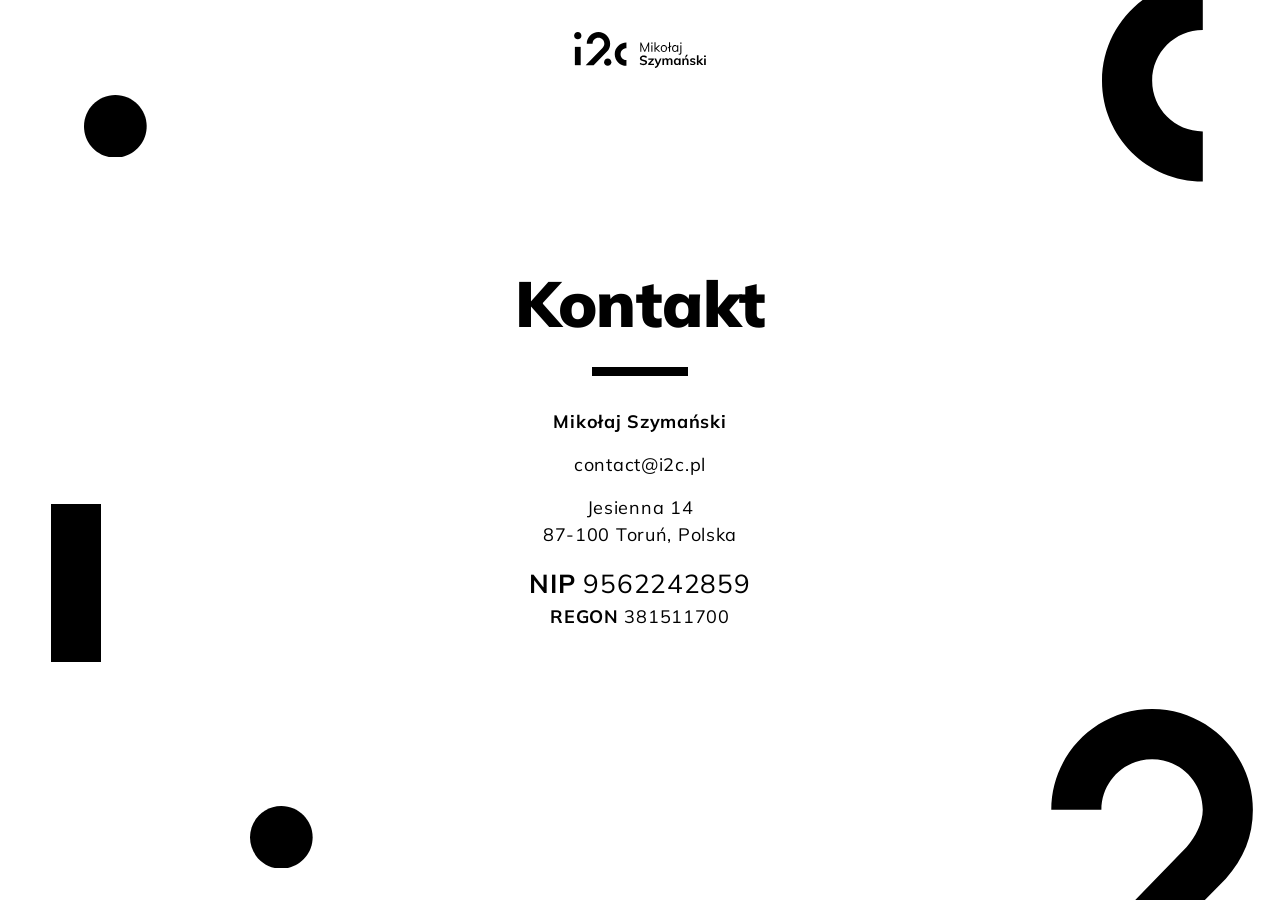
<file: docs/index.html>
<!DOCTYPE html>
<html lang="pl" data-theme="light">
<head>
  <meta charset="utf-8">
  <meta name="viewport" content="width=device-width, initial-scale=1">
  <meta name="color-scheme" content="light">
  <title>i2c · Mikołaj Szymański</title>
  <meta name="description" content="Kontakt i dane do faktury: i2c Mikołaj Szymański, NIP 9562242859.">
  <meta name="robots" content="noindex">
  <meta property="og:type" content="website">
  <meta property="og:url" content="https://i2c.pl/">
  <meta property="og:title" content="i2c · Mikołaj Szymański">
  <meta property="og:description" content="Kontakt i dane do faktury · NIP 9562242859">
  <meta property="og:image" content="https://i2c.pl/ds/assets/Web/og-i2c-1200x630.png">
  <meta property="og:image:width" content="1200">
  <meta property="og:image:height" content="630">
  <meta name="theme-color" content="#ffffff">
  <link rel="icon" href="ds/assets/Web/favicon-i2c.svg" type="image/svg+xml">
  <link rel="icon" href="ds/assets/Web/favicon-i2c-32.png" sizes="32x32" type="image/png">
  <link rel="apple-touch-icon" href="ds/assets/Web/apple-touch-icon-i2c-180.png">
  <link rel="preload" href="fonts/mulish-latin-wght-normal.woff2" as="font" type="font/woff2" crossorigin>
  <link rel="preload" href="fonts/mulish-latin-ext-wght-normal.woff2" as="font" type="font/woff2" crossorigin>
  <link rel="stylesheet" href="ds/tokens.css">
  <link rel="stylesheet" href="ds/i2c.css">
  <style>
    /* Mulish self-hosted (SIL OFL 1.1, fonts/OFL.txt) in place of the Google Fonts import of design-system/i2c.css. */
    @font-face {
      font-family: "Mulish";
      font-style: normal;
      font-weight: 200 1000;
      font-display: swap;
      src: url("fonts/mulish-latin-ext-wght-normal.woff2") format("woff2-variations"),
           url("fonts/mulish-latin-ext-wght-normal.woff2") format("woff2");
      unicode-range: U+0100-02BA, U+02BD-02C5, U+02C7-02CC, U+02CE-02D7, U+02DD-02FF, U+0304, U+0308, U+0329, U+1D00-1DBF, U+1E00-1E9F, U+1EF2-1EFF, U+2020, U+20A0-20AB, U+20AD-20C0, U+2113, U+2C60-2C7F, U+A720-A7FF;
    }

    @font-face {
      font-family: "Mulish";
      font-style: normal;
      font-weight: 200 1000;
      font-display: swap;
      src: url("fonts/mulish-latin-wght-normal.woff2") format("woff2-variations"),
           url("fonts/mulish-latin-wght-normal.woff2") format("woff2");
      unicode-range: U+0000-00FF, U+0131, U+0152-0153, U+02BB-02BC, U+02C6, U+02DA, U+02DC, U+0304, U+0308, U+0329, U+2000-206F, U+20AC, U+2122, U+2191, U+2193, U+2212, U+2215, U+FEFF, U+FFFD;
    }

    *, *::before, *::after { box-sizing: border-box; }

    body { margin: 0; }

    .page {
      /* --u: pixels per unit of the original mark, whose stroke is 4.07 units wide. */
      --u: clamp(6.4px, 1.96vw, 12.3px);
      --header-space: calc(var(--space-8) + var(--space-5));
      min-height: 100vh;
      min-height: 100svh;
    }

    /* Motif "rozbity znak": the original mark's pieces, scattered, flying in and floating. */
    .shape {
      position: absolute;
      left: calc(var(--x) - var(--ax) * var(--u));
      top: calc(var(--y) - var(--ay) * var(--u));
      width: calc(var(--w) * var(--u));
      height: calc(var(--h) * var(--u));
      transform-origin: calc(var(--ax) * var(--u)) calc(var(--ay) * var(--u));
      animation:
        shape-in 1.2s cubic-bezier(0.16, 1, 0.3, 1) var(--delay) both,
        shape-float var(--float-time) ease-in-out calc(var(--delay) + 1.2s) infinite;
    }

    .shape--i-dot {
      --w: 5.0977; --h: 5.0977; --ax: 2.5488; --ay: 2.5488; --x: 9%; --y: 14%;
      --from-x: -80px; --from-y: -60px; --from-r: 0deg; --delay: 0s;
      --float-x: 6px; --float-y: -10px; --float-r: 0deg; --float-time: 7s;
    }

    .shape--i-stem {
      --w: 4.0742; --h: 12.8789; --ax: 0; --ay: 0; --x: 4%; --y: 56%;
      --from-x: -40px; --from-y: 120px; --from-r: -8deg; --delay: 0.08s;
      --float-x: 0px; --float-y: -14px; --float-r: 0deg; --float-time: 9s;
    }

    .shape--c {
      --w: 8.1953; --h: 16.3906; --ax: 8.1953; --ay: 8.1953; --x: 94%; --y: 9%;
      --from-x: 60px; --from-y: -80px; --from-r: -45deg; --delay: 0.16s;
      --float-x: -6px; --float-y: 6px; --float-r: 6deg; --float-time: 11s;
    }

    .shape--two {
      --w: 17.1445; --h: 23.3281; --ax: 8.949; --ay: 8.1996; --x: 90%; --y: 90%;
      --from-x: 80px; --from-y: 100px; --from-r: 30deg; --delay: 0.24s;
      --float-x: -8px; --float-y: -6px; --float-r: -4deg; --float-time: 10s;
    }

    .shape--dot {
      --w: 5.0938; --h: 5.0977; --ax: 2.5469; --ay: 2.5488; --x: 22%; --y: 93%;
      --from-x: 0px; --from-y: 90px; --from-r: 0deg; --delay: 0.32s;
      --float-x: 8px; --float-y: -8px; --float-r: 0deg; --float-time: 8s;
    }

    @keyframes shape-in {
      from {
        opacity: 0;
        transform: translate(var(--from-x), var(--from-y)) rotate(var(--from-r)) scale(0.7);
      }
    }

    @keyframes shape-float {
      50% {
        translate: var(--float-x) var(--float-y);
        rotate: var(--float-r);
      }
    }

    @media (prefers-reduced-motion: reduce) {
      .shape { animation: none; }
    }

    .site-header {
      position: absolute;
      inset: 0 0 auto;
      z-index: 1;
      display: flex;
      justify-content: center;
      padding-top: var(--space-6);
    }

    .brand { display: block; line-height: 0; }
    .brand__logo { display: block; width: auto; height: 36px; }

    .brand:focus-visible,
    .contact a:focus-visible {
      outline: 2px solid var(--focus);
      outline-offset: 2px;
    }

    .contact {
      position: relative;
      z-index: 1;
      min-height: 100vh;
      min-height: 100svh;
      display: flex;
      flex-direction: column;
      align-items: center;
      justify-content: center;
      gap: var(--space-6);
      padding: var(--header-space) var(--space-5);
      text-align: center;
    }

    .contact__title {
      font-size: clamp(40px, 11vw, 64px);
      line-height: 1;
    }

    /* .i2c-contact is the four-column row from the design system; narrow screens stack it. */
    .contact__details {
      grid-auto-flow: row;
      justify-items: center;
      gap: var(--space-4);
      font-style: normal;
    }

    .contact__details p { margin: 0; }
    .contact__name br { display: none; }
    .contact__line { display: block; }

    /* The number a cashier types when the phone is shown at a till. */
    .contact__nip { font-size: 26px; }

    .contact a {
      color: inherit;
      text-decoration: none;
    }

    .contact a:hover {
      text-decoration: underline;
      text-underline-offset: 0.2em;
    }

    @media (max-width: 359px) {
      .shape--i-stem { --x: 0%; }
      .shape--c { --x: 99%; }
      .contact__nip { font-size: 24px; }
    }

    /* Wide screens: the original 1920 x 700 composition and the four-column row. */
    @media (min-width: 1600px) {
      .page {
        --u: 1.01626vw;
        --header-space: calc(var(--space-9) + var(--space-4));
      }

      .shape--i-dot { --x: 10.142%; --y: 19.39%; }
      .shape--i-stem { --x: 18.229%; --y: 44.857%; }
      .shape--c { --x: 76.037%; --y: 7.584%; }
      .shape--two { --x: 89.563%; --y: 71.713%; }
      .shape--dot { --x: 58.422%; --y: 88.247%; }

      .site-header { padding-top: var(--space-7); }
      .brand__logo { height: 50px; }
      .contact { gap: var(--space-8); }

      .contact__details {
        grid-auto-flow: column;
        justify-items: stretch;
        gap: var(--space-8);
      }

      .contact__name { text-align: right; }
      .contact__name br { display: inline; }
      .contact__ids { text-align: left; }
      .contact__nip { font-size: inherit; }
    }
  </style>
</head>
<body>
  <div class="i2c-brand page">
    <div class="i2c-brand__motif" aria-hidden="true">
      <svg class="shape shape--i-dot" viewBox="54.8047 128.4844 5.0977 5.0977"><path d="M 59.902344 131.035156 C 59.902344 132.441406 58.761719 133.582031 57.355469 133.582031 C 55.945312 133.582031 54.804688 132.441406 54.804688 131.035156 C 54.804688 129.628906 55.945312 128.484375 57.355469 128.484375 C 58.761719 128.484375 59.902344 129.628906 59.902344 131.035156"/></svg>
      <svg class="shape shape--i-stem" viewBox="55.3164 138.9336 4.0742 12.8789"><path d="M 59.390625 151.8125 L 55.316406 151.8125 L 55.316406 138.933594 L 59.390625 138.933594 Z"/></svg>
      <svg class="shape shape--c" viewBox="83.2383 135.8711 8.1953 16.3906"><path d="M 91.433594 152.261719 C 86.914062 152.261719 83.238281 148.585938 83.238281 144.066406 C 83.238281 139.546875 86.914062 135.871094 91.433594 135.871094 L 91.433594 139.945312 C 89.164062 139.945312 87.316406 141.792969 87.316406 144.066406 C 87.316406 146.339844 89.164062 148.183594 91.433594 148.183594 Z"/></svg>
      <svg class="shape shape--two" viewBox="62.8867 128.4844 17.1445 23.3281"><path d="M 71.835938 128.484375 C 67.316406 128.484375 63.640625 132.164062 63.640625 136.683594 L 67.714844 136.683594 C 67.714844 134.410156 69.5625 132.5625 71.835938 132.5625 C 74.105469 132.5625 75.957031 134.410156 75.957031 136.683594 C 75.957031 137.757812 75.363281 138.886719 74.648438 139.710938 L 62.886719 151.8125 L 68.46875 151.8125 L 77.832031 142.28125 C 79.285156 140.675781 80.03125 138.832031 80.03125 136.683594 C 80.03125 132.164062 76.355469 128.484375 71.835938 128.484375"/></svg>
      <svg class="shape shape--dot" viewBox="75.7734 147.1641 5.0938 5.0977"><path d="M 80.867188 149.714844 C 80.867188 151.121094 79.726562 152.261719 78.320312 152.261719 C 76.914062 152.261719 75.773438 151.121094 75.773438 149.714844 C 75.773438 148.308594 76.914062 147.164062 78.320312 147.164062 C 79.726562 147.164062 80.867188 148.308594 80.867188 149.714844"/></svg>
    </div>

    <header class="site-header">
      <a class="brand" href="/"><img class="brand__logo" src="ds/assets/Logos/i2c-lockup-black.svg" alt="i2c Mikołaj Szymański" width="131" height="36"></a>
    </header>

    <main class="contact">
      <h1 class="i2c-display contact__title">Kontakt</h1>
      <hr class="i2c-rule">
      <address class="i2c-contact contact__details">
        <p class="contact__name"><b>Mikołaj<br> Szymański</b></p>
        <p><a href="mailto:contact@i2c.pl">contact@i2c.pl</a></p>
        <p>Jesienna 14<br> 87-100 Toruń, Polska</p>
        <p class="contact__ids">
          <span class="contact__line contact__nip"><b>NIP</b> 9562242859</span>
          <span class="contact__line"><b>REGON</b> 381511700</span>
        </p>
      </address>
    </main>
  </div>
</body>
</html>
</file>
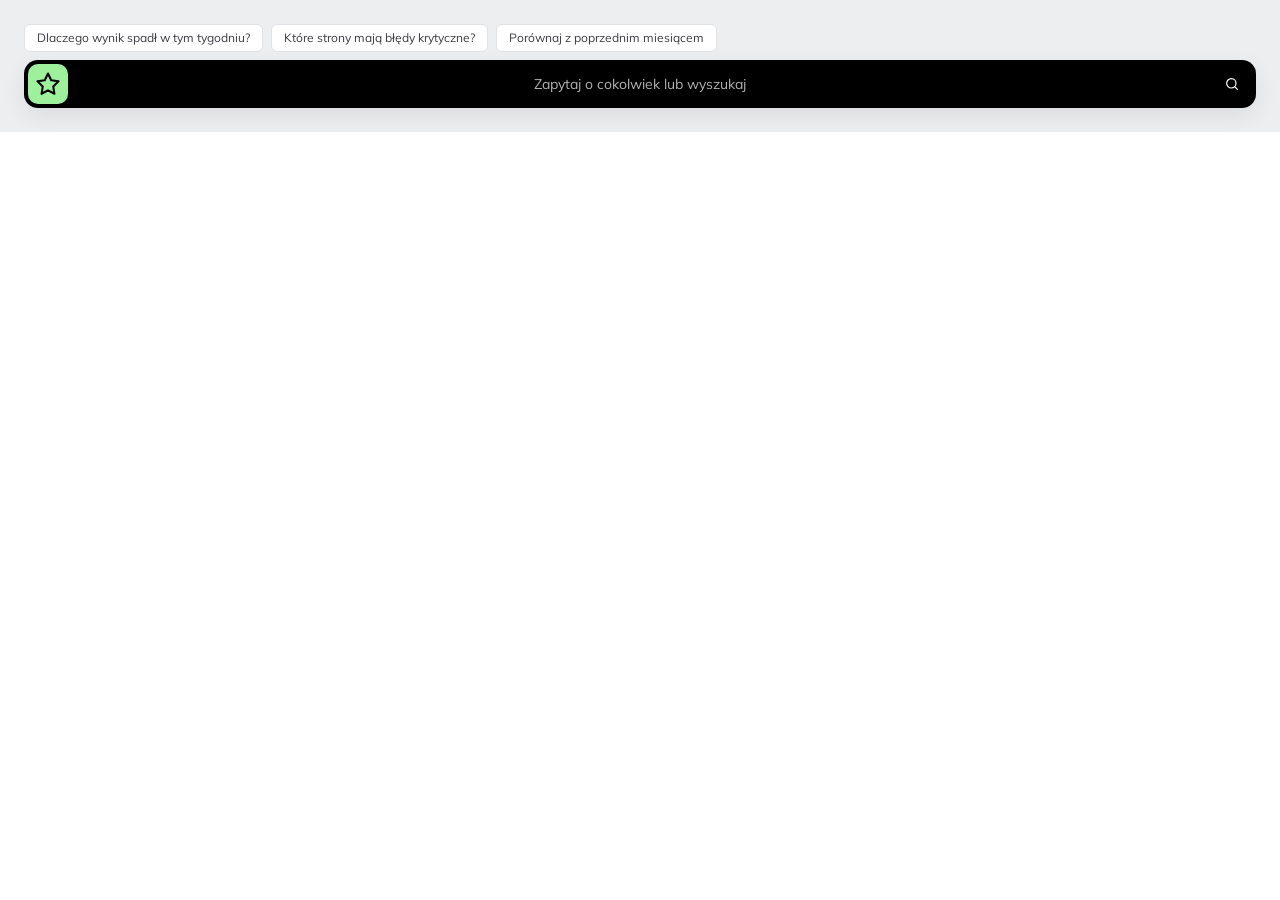
<file: design-system/examples/AskBar.html>
<!doctype html>
<html lang="pl" data-theme="light">
<head>
<link rel="stylesheet" href="../tokens.css">
<link rel="stylesheet" href="../i2c.css">
<script src="../i2c.js"></script><meta charset="utf-8"><title>AskBar</title>
<style>body{margin:0;font-family:var(--font-sans);} .wrap{padding:16px;background:var(--canvas)}</style></head>
<body>
<div class="wrap" data-app="checker"><div class="i2c-ask">
  <div class="i2c-suggest"><button>Dlaczego wynik spadł w tym tygodniu?</button><button>Które strony mają błędy krytyczne?</button><button>Porównaj z poprzednim miesiącem</button></div>
  <form class="i2c-ask__bar" onsubmit="return false"><button class="i2c-ask__go" aria-label="Wyślij"><svg viewBox="0 0 24 24" fill="none" stroke="currentColor" stroke-width="1.8" stroke-linecap="round" stroke-linejoin="round" aria-hidden="true"><path d="M12 3l2.8 5.8 6.2.9-4.5 4.4 1 6.3L12 17.5 6.5 20.4l1-6.3L3 9.7l6.2-.9z"/></svg></button><input class="i2c-ask__input" placeholder="Zapytaj o cokolwiek lub wyszukaj" aria-label="Pytanie"><button class="i2c-icon-btn" style="background:transparent;border-color:transparent;color:inherit" aria-label="Szukaj"><svg viewBox="0 0 24 24" fill="none" stroke="currentColor" stroke-width="1.8" stroke-linecap="round" stroke-linejoin="round" aria-hidden="true"><circle cx="11" cy="11" r="7"/><path d="M20 20l-3.5-3.5"/></svg></button></form>
</div></div>
<script>

</script>
</body>
</html>
</file>
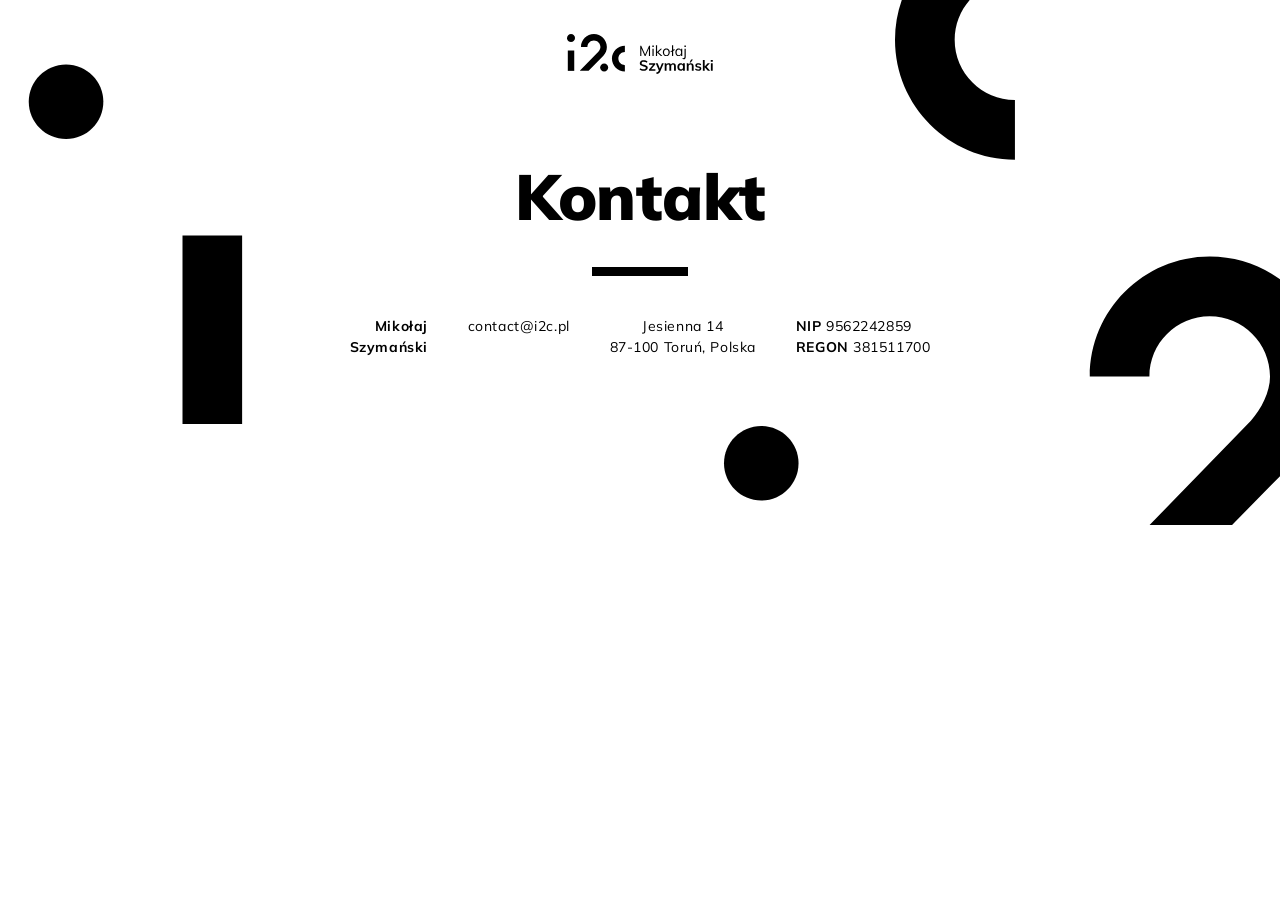
<file: design-system/examples/BrandHero.html>
<!doctype html>
<html lang="pl" data-theme="light">
<head>
<link rel="stylesheet" href="../tokens.css">
<link rel="stylesheet" href="../i2c.css">
<script src="../i2c.js"></script><meta charset="utf-8"><title>BrandHero</title>
<style>body{margin:0;font-family:var(--font-sans);} .hero{height:525px;display:flex;flex-direction:column;align-items:center}
.logo{margin-top:34px;color:var(--ink);position:relative}
.center{position:relative;display:flex;flex-direction:column;align-items:center;gap:40px;margin-top:92px}
.i2c-contact{font-size:14px;gap:40px}
.i2c-display{font-size:64px}</style></head>
<body>
<section class="i2c-brand hero">
  <svg class="i2c-brand__motif" viewBox="0 0 1920 700" preserveAspectRatio="xMidYMid slice" aria-hidden="true"><g transform="translate(145.00 86.00) scale(19.5122) translate(-54.8047 -128.4844)"><path  d="M 59.902344 131.035156 C 59.902344 132.441406 58.761719 133.582031 57.355469 133.582031 C 55.945312 133.582031 54.804688 132.441406 54.804688 131.035156 C 54.804688 129.628906 55.945312 128.484375 57.355469 128.484375 C 58.761719 128.484375 59.902344 129.628906 59.902344 131.035156"/></g><g transform="translate(350.00 314.00) scale(19.5122) translate(-55.3164 -138.9336)"><path  d="M 59.390625 151.8125 L 55.316406 151.8125 L 55.316406 138.933594 L 59.390625 138.933594 Z M 59.390625 151.8125"/></g><g transform="translate(1072.00 568.00) scale(19.5122) translate(-75.7734 -147.1641)"><path  d="M 80.867188 149.714844 C 80.867188 151.121094 79.726562 152.261719 78.320312 152.261719 C 76.914062 152.261719 75.773438 151.121094 75.773438 149.714844 C 75.773438 148.308594 76.914062 147.164062 78.320312 147.164062 C 79.726562 147.164062 80.867188 148.308594 80.867188 149.714844"/></g><g transform="translate(1545.00 342.00) scale(19.5122) translate(-62.8867 -128.4844)"><path  d="M 71.835938 128.484375 C 67.316406 128.484375 63.640625 132.164062 63.640625 136.683594 L 67.714844 136.683594 C 67.714844 134.410156 69.5625 132.5625 71.835938 132.5625 C 74.105469 132.5625 75.957031 134.410156 75.957031 136.683594 C 75.957031 137.757812 75.363281 138.886719 74.648438 139.710938 L 62.886719 151.8125 L 68.46875 151.8125 L 77.832031 142.28125 C 79.285156 140.675781 80.03125 138.832031 80.03125 136.683594 C 80.03125 132.164062 76.355469 128.484375 71.835938 128.484375"/></g><g transform="translate(1300.00 -106.82) scale(19.5122) translate(-83.2383 -135.8711)"><path  d="M 91.433594 152.261719 C 86.914062 152.261719 83.238281 148.585938 83.238281 144.066406 C 83.238281 139.546875 86.914062 135.871094 91.433594 135.871094 L 91.433594 139.945312 C 89.164062 139.945312 87.316406 141.792969 87.316406 144.066406 C 87.316406 146.339844 89.164062 148.183594 91.433594 148.183594 Z M 91.433594 152.261719"/></g></svg>
  <div class="logo" id="lg"></div>
  <div class="center">
    <h2 class="i2c-display">Kontakt</h2>
    <hr class="i2c-rule">
    <div class="i2c-contact">
      <div style="text-align:right"><b>Mikołaj<br>Szymański</b></div>
      <div style="text-align:center">contact@i2c.pl</div>
      <div style="text-align:center">Jesienna 14<br>87-100 Toruń, Polska</div>
      <div><b>NIP</b> 9562242859<br><b>REGON</b> 381511700</div>
    </div>
  </div>
</section>
<script>
document.getElementById('lg').innerHTML=I2C.lockup().replace('class="i2c-mark"','class="i2c-mark" style="height:40px"');
</script>
</body>
</html>
</file>
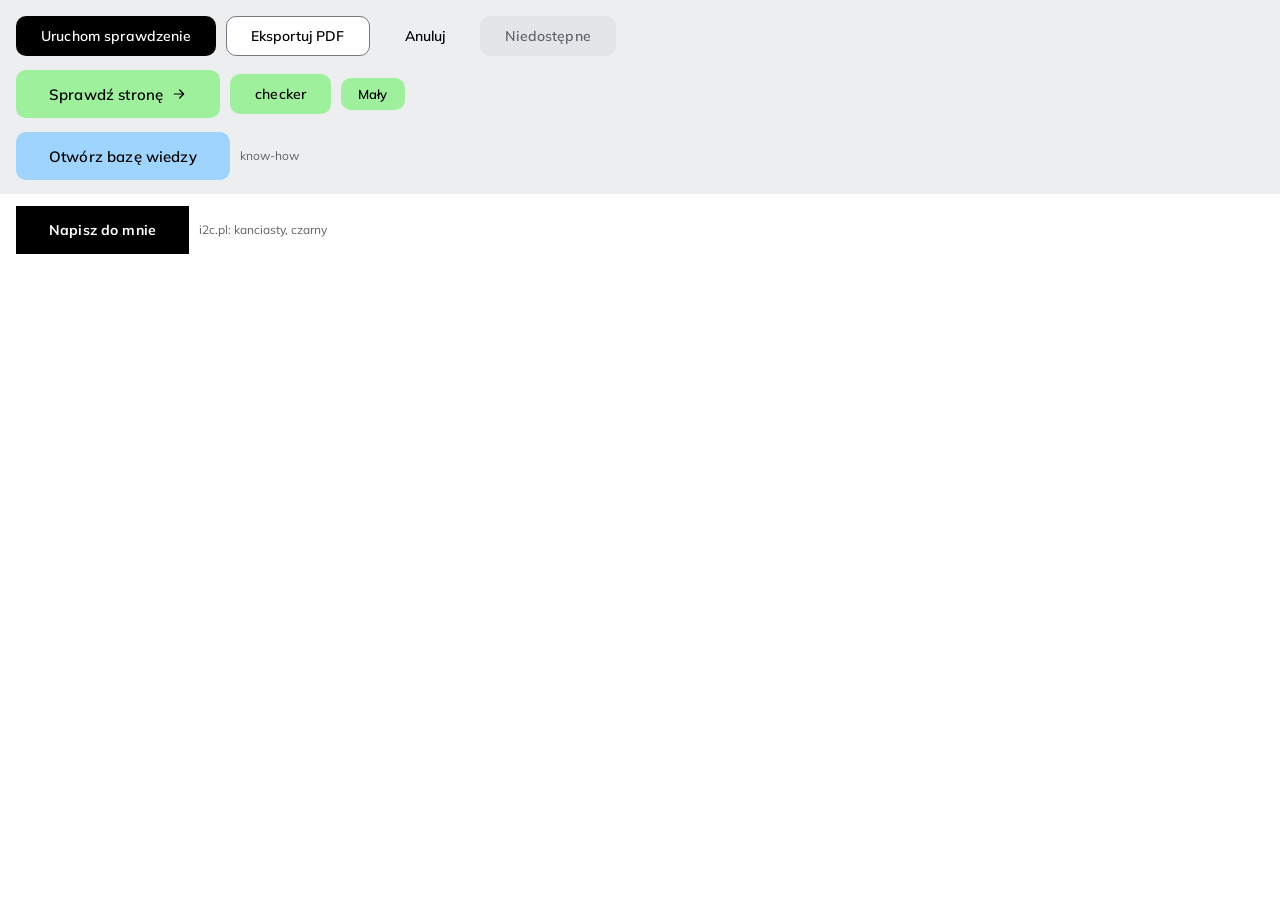
<file: design-system/examples/Button.html>
<!doctype html>
<html lang="pl" data-theme="light">
<head>
<link rel="stylesheet" href="../tokens.css">
<link rel="stylesheet" href="../i2c.css">
<script src="../i2c.js"></script><meta charset="utf-8"><title>Button</title>
<style>body{margin:0;font-family:var(--font-sans);} .rows{display:grid;gap:14px;padding:16px;background:var(--canvas)} .row{display:flex;gap:10px;align-items:center;flex-wrap:wrap}
.i2c-btn svg{width:16px;height:16px} .note{font:400 12px/1 var(--font-sans);color:var(--muted)} .brand{background:var(--paper);padding:10px;margin:0 -16px -16px;padding:12px 16px}</style></head>
<body>
<div class="rows">
  <div class="row"><button class="i2c-btn i2c-btn--primary">Uruchom sprawdzenie</button><button class="i2c-btn i2c-btn--secondary">Eksportuj PDF</button><button class="i2c-btn i2c-btn--ghost">Anuluj</button><button class="i2c-btn i2c-btn--primary" disabled>Niedostępne</button></div>
  <div class="row" data-app="checker"><button class="i2c-btn i2c-btn--accent i2c-btn--lg">Sprawdź stronę <svg viewBox="0 0 24 24" fill="none" stroke="currentColor" stroke-width="1.8" stroke-linecap="round" stroke-linejoin="round" aria-hidden="true"><path d="M5 12h14M13 6l6 6-6 6"/></svg></button><button class="i2c-btn i2c-btn--accent">checker</button><button class="i2c-btn i2c-btn--accent i2c-btn--sm">Mały</button></div>
  <div class="row" data-app="know-how"><button class="i2c-btn i2c-btn--accent i2c-btn--lg">Otwórz bazę wiedzy</button><span class="note">know-how</span></div>
  <div class="row brand"><button class="i2c-btn i2c-btn--brand">Napisz do mnie</button><span class="note">i2c.pl: kanciasty, czarny</span></div>
</div>
<script>

</script>
</body>
</html>
</file>
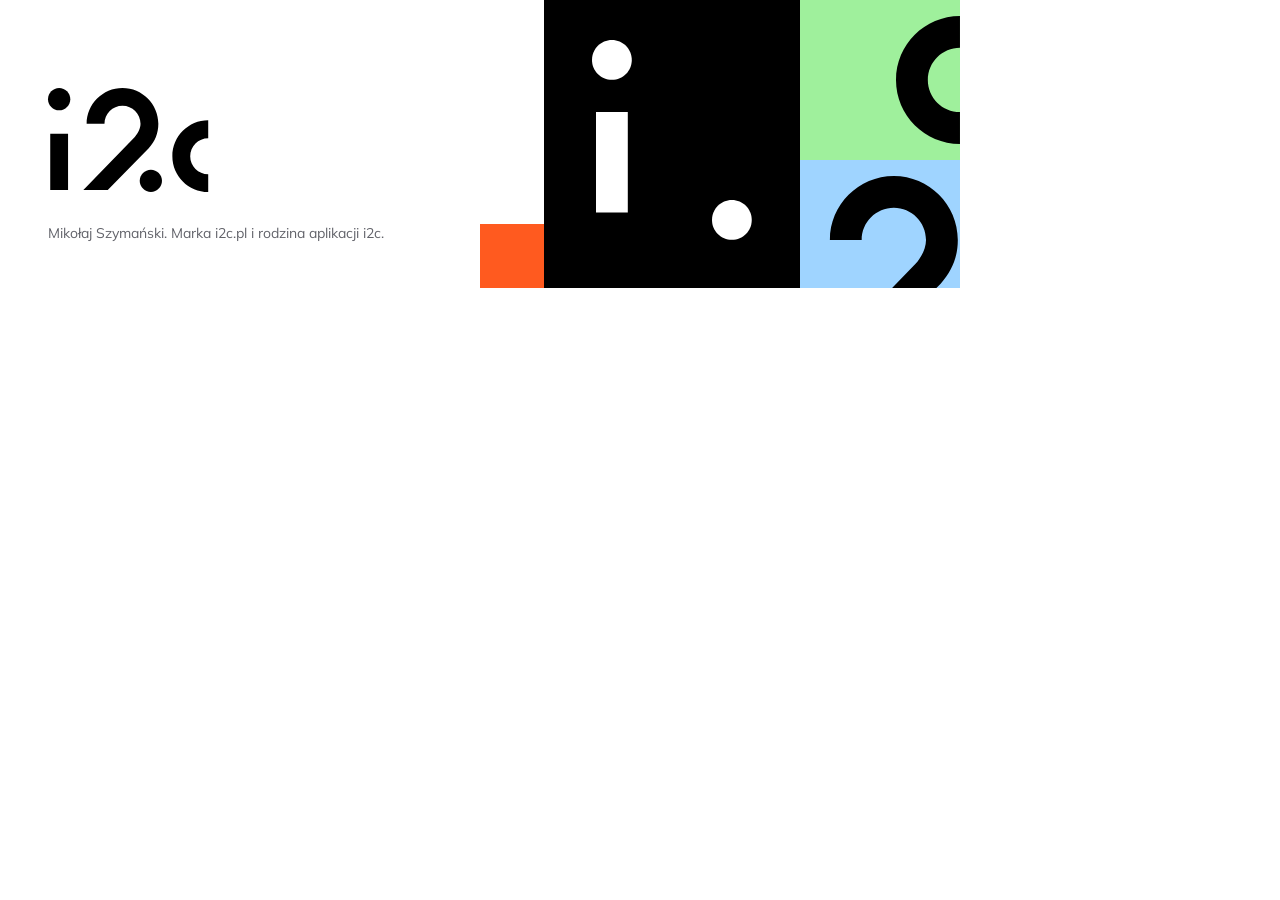
<file: design-system/examples/Cover.html>
<!doctype html>
<html lang="pl" data-theme="light">
<head>
<link rel="stylesheet" href="../tokens.css">
<link rel="stylesheet" href="../i2c.css">
<script src="../i2c.js"></script><meta charset="utf-8"><title>i2c</title>
<style>
html,body{margin:0;height:288px;background:var(--paper)}
.stage{position:relative;width:960px;height:288px;overflow:hidden;background:var(--paper)}
svg{position:absolute;left:0;top:0}
.ink{fill:var(--ink)} .paper{fill:var(--paper)} .mint{fill:var(--accent-checker)} .sky{fill:var(--accent-knowhow)} .sig{fill:var(--accent-i2c)} .onacc{fill:var(--on-accent)}
.name{position:absolute;width:1px;height:1px;overflow:hidden;clip:rect(0 0 0 0);white-space:nowrap}
.tag{position:absolute;left:48px;top:224px;margin:0;max-width:440px;font:400 14px/1.4 var(--font-sans);color:var(--muted)}
</style></head>
<body><div class="stage">
<svg width="960" height="288" viewBox="0 0 960 288" aria-hidden="true">
<!-- name: the original i2c mark (vector paths recovered from the business-card print file), 104px tall, ink on paper; not typeset
     blocks: ink slab 256x288 (space-10 x 2), accent-checker 160x160, accent-knowhow 160x128, accent-i2c 64x64 (space-8); radius-0 like the brand
     arrangement: one tall ink slab bleeding top and bottom, two app satellites stacked flush on the right edge, the signal square at the slab's foot
     pattern: the broken mark exactly as i2c.pl composes it - the real i-dot, i-stem and period in paper on the slab, the real c flush to the right edge on mint and the real 2 bleeding off the bottom on sky, both in on-accent so they stay black in both themes; fragment stroke = space-6 (32px) -->
<g transform="translate(48 88) scale(4.3739) translate(-54.8047 -128.4844)"><path class="ink" d="M 59.902344 131.035156 C 59.902344 132.441406 58.761719 133.582031 57.355469 133.582031 C 55.945312 133.582031 54.804688 132.441406 54.804688 131.035156 C 54.804688 129.628906 55.945312 128.484375 57.355469 128.484375 C 58.761719 128.484375 59.902344 129.628906 59.902344 131.035156"/><path class="ink" d="M 80.867188 149.714844 C 80.867188 151.121094 79.726562 152.261719 78.320312 152.261719 C 76.914062 152.261719 75.773438 151.121094 75.773438 149.714844 C 75.773438 148.308594 76.914062 147.164062 78.320312 147.164062 C 79.726562 147.164062 80.867188 148.308594 80.867188 149.714844"/><path class="ink" d="M 91.433594 152.261719 C 86.914062 152.261719 83.238281 148.585938 83.238281 144.066406 C 83.238281 139.546875 86.914062 135.871094 91.433594 135.871094 L 91.433594 139.945312 C 89.164062 139.945312 87.316406 141.792969 87.316406 144.066406 C 87.316406 146.339844 89.164062 148.183594 91.433594 148.183594 Z M 91.433594 152.261719"/><path class="ink" d="M 59.390625 151.8125 L 55.316406 151.8125 L 55.316406 138.933594 L 59.390625 138.933594 Z M 59.390625 151.8125"/><path class="ink" d="M 71.835938 128.484375 C 67.316406 128.484375 63.640625 132.164062 63.640625 136.683594 L 67.714844 136.683594 C 67.714844 134.410156 69.5625 132.5625 71.835938 132.5625 C 74.105469 132.5625 75.957031 134.410156 75.957031 136.683594 C 75.957031 137.757812 75.363281 138.886719 74.648438 139.710938 L 62.886719 151.8125 L 68.46875 151.8125 L 77.832031 142.28125 C 79.285156 140.675781 80.03125 138.832031 80.03125 136.683594 C 80.03125 132.164062 76.355469 128.484375 71.835938 128.484375"/></g>
<rect class="ink" x="544" y="0" width="256" height="288"/>
<rect class="mint" x="800" y="0" width="160" height="160"/>
<rect class="sky" x="800" y="160" width="160" height="128"/>
<rect class="sig" x="480" y="224" width="64" height="64"/>
<path class="paper" transform="translate(592.00 40.00) scale(7.8049) translate(-54.8047 -128.4844)" d="M 59.902344 131.035156 C 59.902344 132.441406 58.761719 133.582031 57.355469 133.582031 C 55.945312 133.582031 54.804688 132.441406 54.804688 131.035156 C 54.804688 129.628906 55.945312 128.484375 57.355469 128.484375 C 58.761719 128.484375 59.902344 129.628906 59.902344 131.035156"/><path class="paper" transform="translate(596.00 112.00) scale(7.8049) translate(-55.3164 -138.9336)" d="M 59.390625 151.8125 L 55.316406 151.8125 L 55.316406 138.933594 L 59.390625 138.933594 Z M 59.390625 151.8125"/><path class="paper" transform="translate(712.00 200.00) scale(7.8049) translate(-75.7734 -147.1641)" d="M 80.867188 149.714844 C 80.867188 151.121094 79.726562 152.261719 78.320312 152.261719 C 76.914062 152.261719 75.773438 151.121094 75.773438 149.714844 C 75.773438 148.308594 76.914062 147.164062 78.320312 147.164062 C 79.726562 147.164062 80.867188 148.308594 80.867188 149.714844"/><path class="onacc" transform="translate(896.00 16.00) scale(7.8049) translate(-83.2383 -135.8711)" d="M 91.433594 152.261719 C 86.914062 152.261719 83.238281 148.585938 83.238281 144.066406 C 83.238281 139.546875 86.914062 135.871094 91.433594 135.871094 L 91.433594 139.945312 C 89.164062 139.945312 87.316406 141.792969 87.316406 144.066406 C 87.316406 146.339844 89.164062 148.183594 91.433594 148.183594 Z M 91.433594 152.261719"/><path class="onacc" transform="translate(824.00 176.00) scale(7.8049) translate(-62.8867 -128.4844)" d="M 71.835938 128.484375 C 67.316406 128.484375 63.640625 132.164062 63.640625 136.683594 L 67.714844 136.683594 C 67.714844 134.410156 69.5625 132.5625 71.835938 132.5625 C 74.105469 132.5625 75.957031 134.410156 75.957031 136.683594 C 75.957031 137.757812 75.363281 138.886719 74.648438 139.710938 L 62.886719 151.8125 L 68.46875 151.8125 L 77.832031 142.28125 C 79.285156 140.675781 80.03125 138.832031 80.03125 136.683594 C 80.03125 132.164062 76.355469 128.484375 71.835938 128.484375"/>
</svg>
<h1 class="name">i2c</h1>
<p class="tag">Mikołaj Szymański. Marka i2c.pl i rodzina aplikacji i2c.</p>
</div></body></html>
</file>
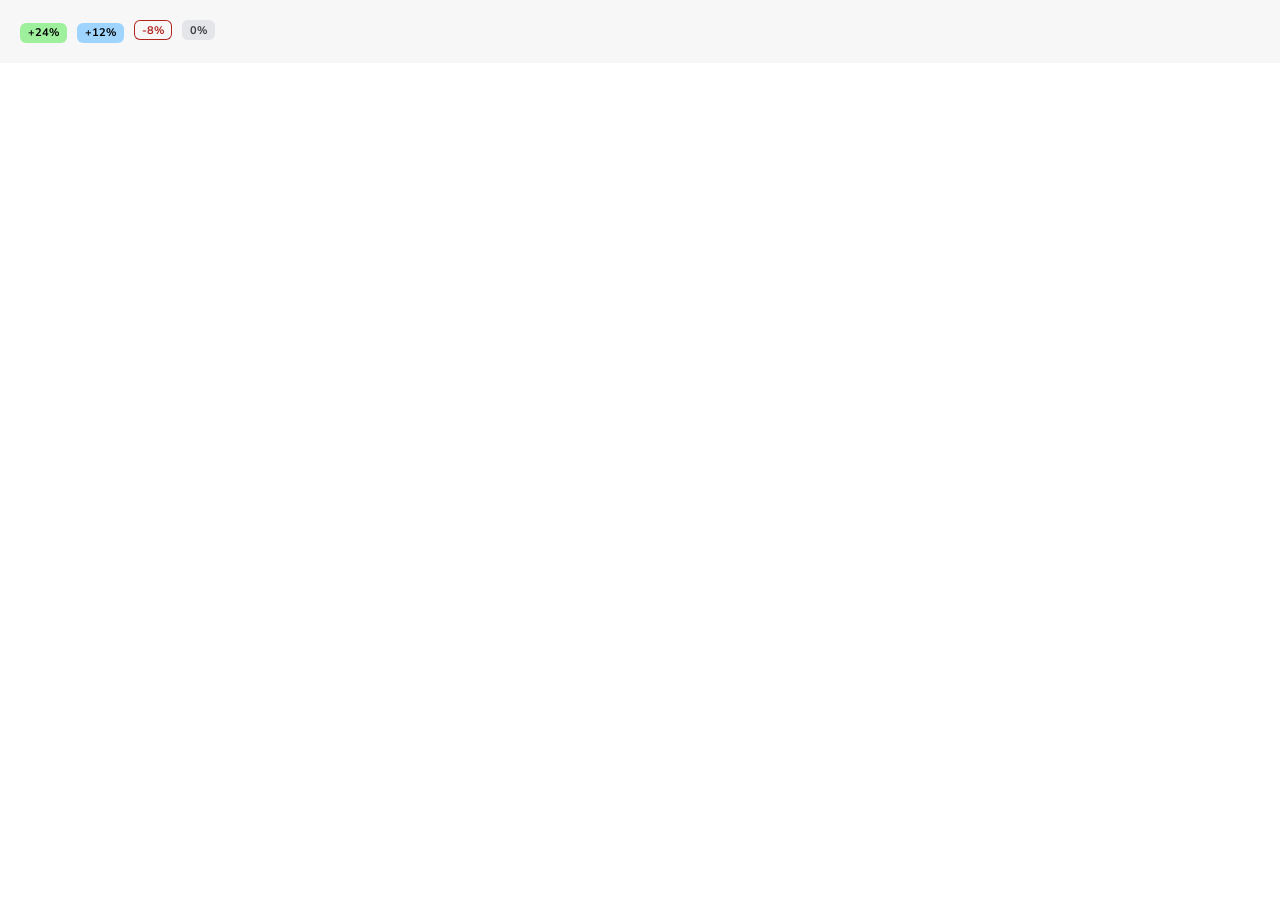
<file: design-system/examples/DeltaChip.html>
<!doctype html>
<html lang="pl" data-theme="light">
<head>
<link rel="stylesheet" href="../tokens.css">
<link rel="stylesheet" href="../i2c.css">
<script src="../i2c.js"></script><meta charset="utf-8"><title>DeltaChip</title>
<style>body{margin:0;font-family:var(--font-sans);} .row{display:flex;gap:10px;padding:20px;background:var(--surface)}</style></head>
<body>
<div class="row"><span data-app="checker"><span class="i2c-delta i2c-delta--up">+24%</span></span><span data-app="know-how"><span class="i2c-delta i2c-delta--up">+12%</span></span><span class="i2c-delta i2c-delta--down">-8%</span><span class="i2c-delta i2c-delta--neutral">0%</span></div>
<script>

</script>
</body>
</html>
</file>
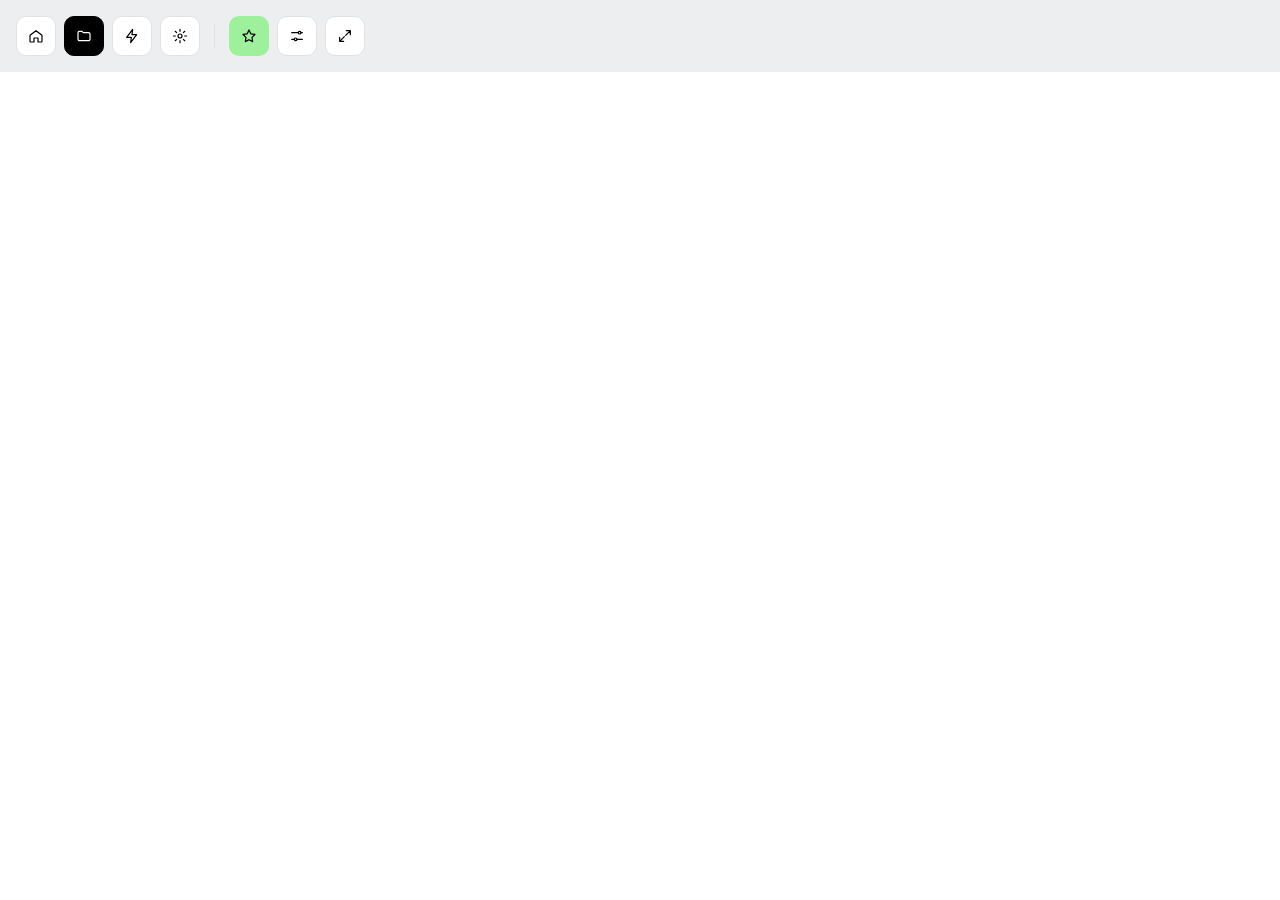
<file: design-system/examples/IconButton.html>
<!doctype html>
<html lang="pl" data-theme="light">
<head>
<link rel="stylesheet" href="../tokens.css">
<link rel="stylesheet" href="../i2c.css">
<script src="../i2c.js"></script><meta charset="utf-8"><title>IconButton</title>
<style>body{margin:0;font-family:var(--font-sans);} .row{display:flex;gap:8px;align-items:center;padding:16px;background:var(--canvas)} .sep{width:1px;height:24px;background:var(--line);margin:0 6px}</style></head>
<body>
<div class="row" data-app="checker">
  <button class="i2c-icon-btn" aria-label="Start"><svg viewBox="0 0 24 24" fill="none" stroke="currentColor" stroke-width="1.8" stroke-linecap="round" stroke-linejoin="round" aria-hidden="true"><path d="M3 11l9-7 9 7v9a1 1 0 0 1-1 1h-5v-6h-6v6H4a1 1 0 0 1-1-1z"/></svg></button>
  <button class="i2c-icon-btn" aria-pressed="true" aria-label="Pliki"><svg viewBox="0 0 24 24" fill="none" stroke="currentColor" stroke-width="1.8" stroke-linecap="round" stroke-linejoin="round" aria-hidden="true"><path d="M3 7a2 2 0 0 1 2-2h4l2 2h8a2 2 0 0 1 2 2v8a2 2 0 0 1-2 2H5a2 2 0 0 1-2-2z"/></svg></button>
  <button class="i2c-icon-btn" aria-label="Automatyzacje"><svg viewBox="0 0 24 24" fill="none" stroke="currentColor" stroke-width="1.8" stroke-linecap="round" stroke-linejoin="round" aria-hidden="true"><path d="M13 2L4 14h7l-1 8 9-12h-7z"/></svg></button>
  <button class="i2c-icon-btn" aria-label="Ustawienia"><svg viewBox="0 0 24 24" fill="none" stroke="currentColor" stroke-width="1.8" stroke-linecap="round" stroke-linejoin="round" aria-hidden="true"><circle cx="12" cy="12" r="3"/><path d="M12 2v3M12 19v3M2 12h3M19 12h3M4.9 4.9l2.1 2.1M17 17l2.1 2.1M4.9 19.1L7 17M17 7l2.1-2.1"/></svg></button>
  <span class="sep"></span>
  <button class="i2c-icon-btn i2c-icon-btn--accent" aria-label="Asystent"><svg viewBox="0 0 24 24" fill="none" stroke="currentColor" stroke-width="1.8" stroke-linecap="round" stroke-linejoin="round" aria-hidden="true"><path d="M12 3l2.8 5.8 6.2.9-4.5 4.4 1 6.3L12 17.5 6.5 20.4l1-6.3L3 9.7l6.2-.9z"/></svg></button>
  <button class="i2c-icon-btn" aria-label="Filtry"><svg viewBox="0 0 24 24" fill="none" stroke="currentColor" stroke-width="1.8" stroke-linecap="round" stroke-linejoin="round" aria-hidden="true"><path d="M4 7h10M18 7h2M4 17h4M12 17h8"/><circle cx="16" cy="7" r="2"/><circle cx="10" cy="17" r="2"/></svg></button>
  <button class="i2c-icon-btn" aria-label="Pełny ekran"><svg viewBox="0 0 24 24" fill="none" stroke="currentColor" stroke-width="1.8" stroke-linecap="round" stroke-linejoin="round" aria-hidden="true"><path d="M4 14v6h6M20 10V4h-6M4 20l7-7M20 4l-7 7"/></svg></button>
</div>
<script>

</script>
</body>
</html>
</file>
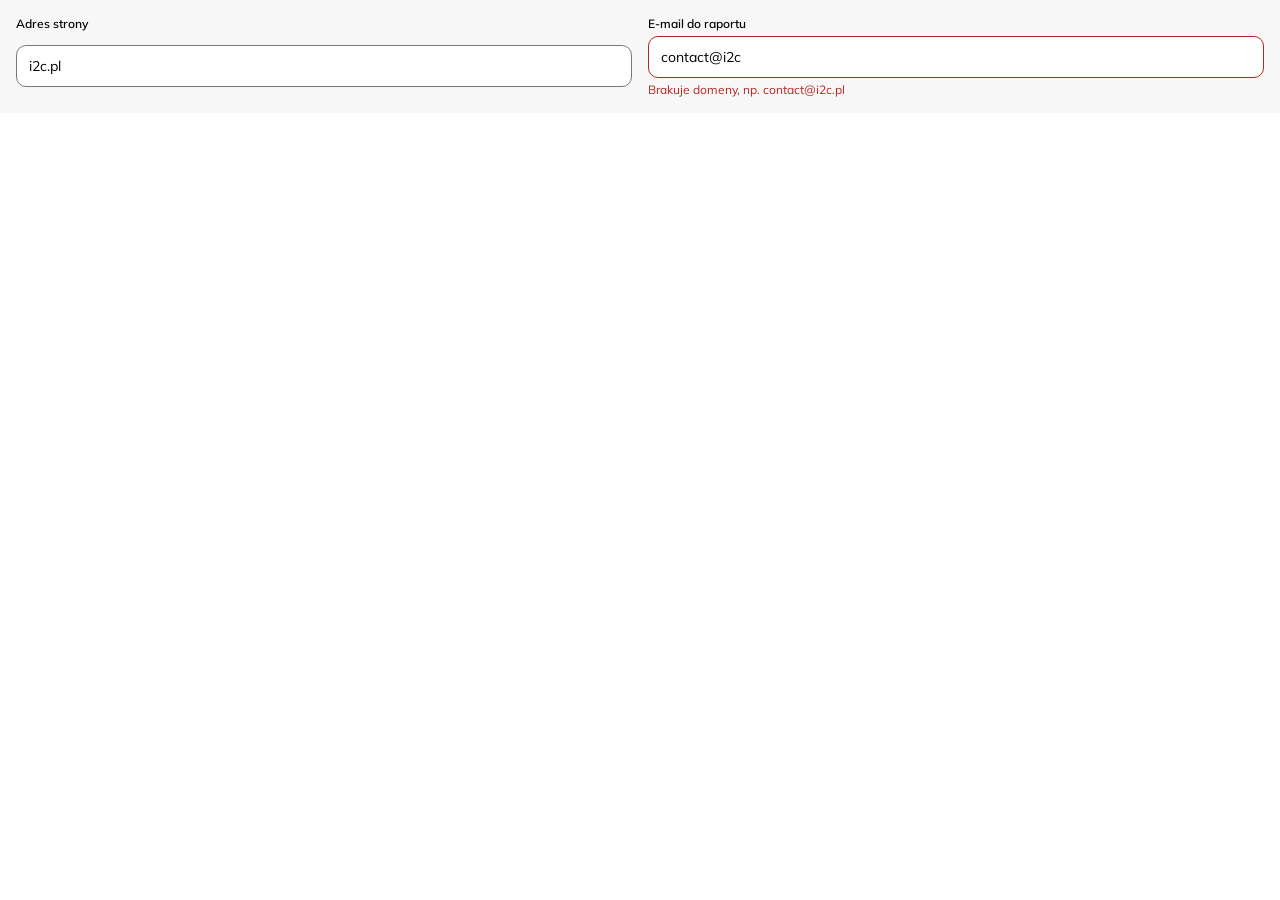
<file: design-system/examples/Input.html>
<!doctype html>
<html lang="pl" data-theme="light">
<head>
<link rel="stylesheet" href="../tokens.css">
<link rel="stylesheet" href="../i2c.css">
<script src="../i2c.js"></script><meta charset="utf-8"><title>Input</title>
<style>body{margin:0;font-family:var(--font-sans);} .wrap{display:grid;grid-template-columns:1fr 1fr;gap:16px;padding:16px;background:var(--surface)}</style></head>
<body>
<div class="wrap">
 <div class="i2c-field"><label for="a">Adres strony</label><input id="a" class="i2c-input" placeholder="https://" value="i2c.pl"></div>
 <div class="i2c-field"><label for="b">E-mail do raportu</label><input id="b" class="i2c-input" aria-invalid="true" value="contact@i2c"><span class="i2c-field__err">Brakuje domeny, np. contact@i2c.pl</span></div>
</div>
<script>

</script>
</body>
</html>
</file>
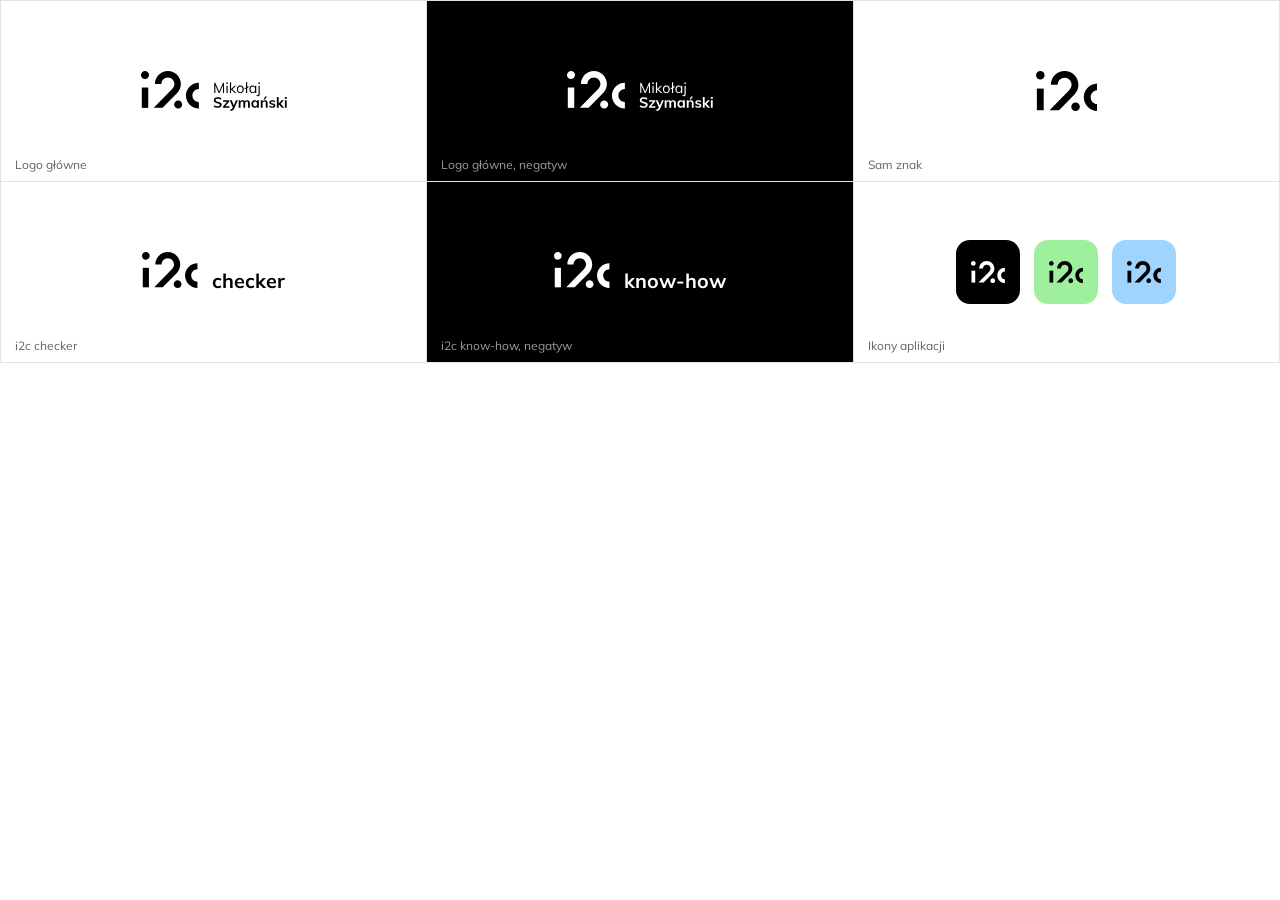
<file: design-system/examples/Logo.html>
<!doctype html>
<html lang="pl" data-theme="light">
<head>
<link rel="stylesheet" href="../tokens.css">
<link rel="stylesheet" href="../i2c.css">
<script src="../i2c.js"></script><meta charset="utf-8"><title>Logo</title>
<style>body{margin:0;font-family:var(--font-sans);} .grid{display:grid;grid-template-columns:repeat(3,1fr);gap:1px;background:var(--line);border:1px solid var(--line)}
.tile{background:var(--paper);color:var(--ink);height:180px;display:flex;flex-direction:column;align-items:center;justify-content:center;gap:28px;position:relative}
.tile > span{position:absolute;left:14px;bottom:10px;font:400 12px/1 var(--font-sans);color:var(--muted)}
.tile [data-l]{color:var(--ink)} .icons{flex-direction:row;gap:14px}
.ico{width:64px;height:64px;border-radius:14px;display:grid;place-items:center}
.ico [data-l]{color:inherit}</style></head>
<body>
<div class="grid">
  <div class="tile" data-theme="light"><div data-l="lockup" style="height:40px"></div><span>Logo główne</span></div>
  <div class="tile" data-theme="dark"><div data-l="lockup" style="height:40px"></div><span>Logo główne, negatyw</span></div>
  <div class="tile" data-theme="light"><div data-l="mark" style="height:40px"></div><span>Sam znak</span></div>
  <div class="tile" data-theme="light" data-app="checker"><div data-l="app:checker"></div><span>i2c checker</span></div>
  <div class="tile" data-theme="dark" data-app="know-how"><div data-l="app:know-how"></div><span>i2c know-how, negatyw</span></div>
  <div class="tile icons" data-theme="light">
    <div class="ico" style="background:var(--inverse);color:var(--on-inverse)"><div data-l="mark" style="height:22px"></div></div>
    <div class="ico" data-app="checker" style="background:var(--app-accent);color:var(--app-on-accent)"><div data-l="mark" style="height:22px"></div></div>
    <div class="ico" data-app="know-how" style="background:var(--app-accent);color:var(--app-on-accent)"><div data-l="mark" style="height:22px"></div></div>
    <span>Ikony aplikacji</span></div>
</div>
<script>
document.querySelectorAll('[data-l]').forEach(function(el){
  var k=el.getAttribute('data-l');
  if(k==='lockup') el.innerHTML=I2C.lockup().replace('class="i2c-mark"','class="i2c-mark" style="height:100%"');
  else if(k==='mark') el.innerHTML=I2C.mark().replace('class="i2c-mark"','class="i2c-mark" style="height:100%"');
  else el.innerHTML=I2C.app(k.split(':')[1],36);
});
</script>
</body>
</html>
</file>
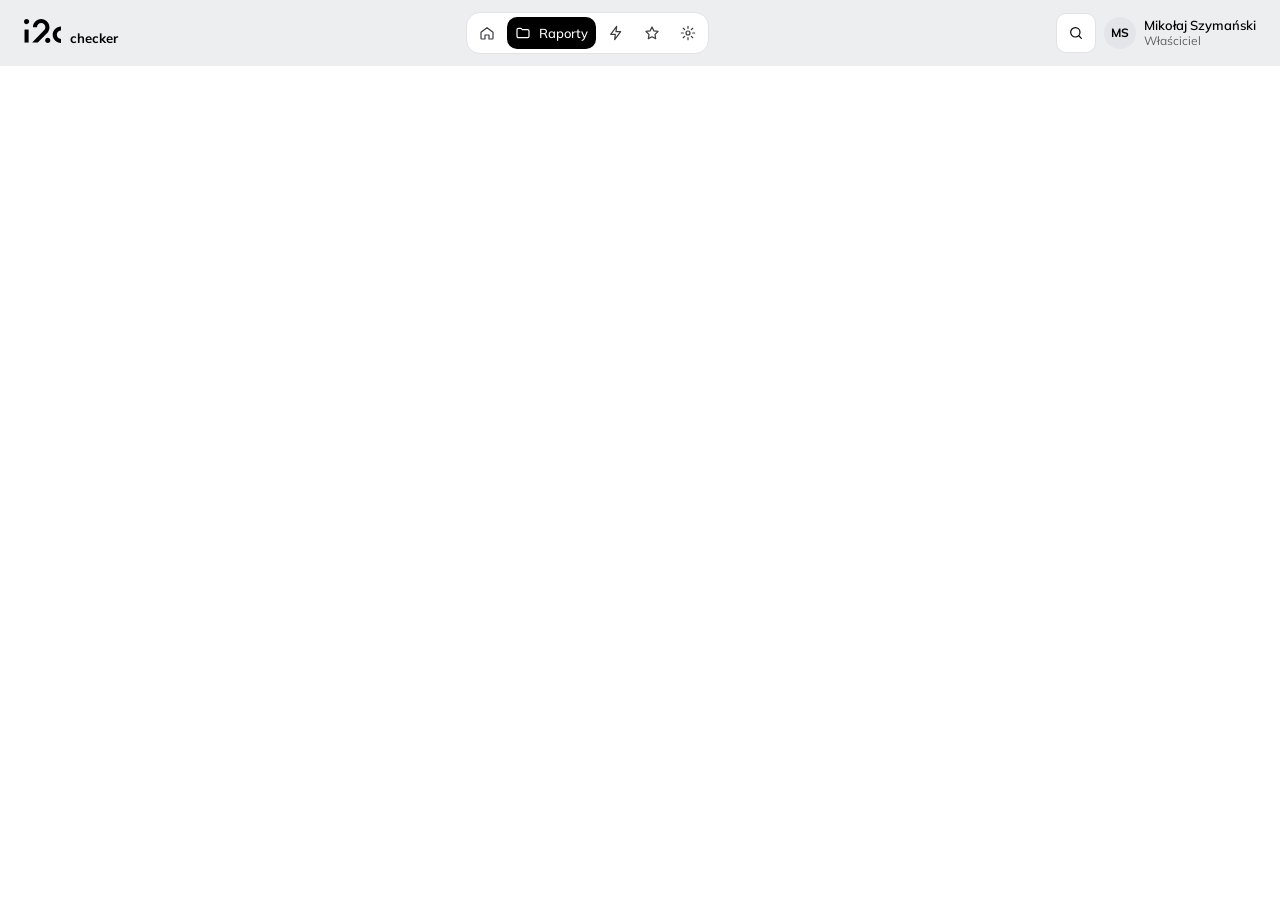
<file: design-system/examples/NavPills.html>
<!doctype html>
<html lang="pl" data-theme="light">
<head>
<link rel="stylesheet" href="../tokens.css">
<link rel="stylesheet" href="../i2c.css">
<script src="../i2c.js"></script><meta charset="utf-8"><title>NavPills</title>
<style>body{margin:0;font-family:var(--font-sans);} </style></head>
<body>
<header class="i2c-topbar" data-app="checker">
  <div id="lg"></div>
  <nav class="i2c-pills" aria-label="Sekcje">
    <button class="i2c-pill" aria-label="Start"><svg viewBox="0 0 24 24" fill="none" stroke="currentColor" stroke-width="1.8" stroke-linecap="round" stroke-linejoin="round" aria-hidden="true"><path d="M3 11l9-7 9 7v9a1 1 0 0 1-1 1h-5v-6h-6v6H4a1 1 0 0 1-1-1z"/></svg></button>
    <button class="i2c-pill" aria-current="page"><svg viewBox="0 0 24 24" fill="none" stroke="currentColor" stroke-width="1.8" stroke-linecap="round" stroke-linejoin="round" aria-hidden="true"><path d="M3 7a2 2 0 0 1 2-2h4l2 2h8a2 2 0 0 1 2 2v8a2 2 0 0 1-2 2H5a2 2 0 0 1-2-2z"/></svg> Raporty</button>
    <button class="i2c-pill" aria-label="Automatyzacje"><svg viewBox="0 0 24 24" fill="none" stroke="currentColor" stroke-width="1.8" stroke-linecap="round" stroke-linejoin="round" aria-hidden="true"><path d="M13 2L4 14h7l-1 8 9-12h-7z"/></svg></button>
    <button class="i2c-pill" aria-label="Ulubione"><svg viewBox="0 0 24 24" fill="none" stroke="currentColor" stroke-width="1.8" stroke-linecap="round" stroke-linejoin="round" aria-hidden="true"><path d="M12 3l2.8 5.8 6.2.9-4.5 4.4 1 6.3L12 17.5 6.5 20.4l1-6.3L3 9.7l6.2-.9z"/></svg></button>
    <button class="i2c-pill" aria-label="Ustawienia"><svg viewBox="0 0 24 24" fill="none" stroke="currentColor" stroke-width="1.8" stroke-linecap="round" stroke-linejoin="round" aria-hidden="true"><circle cx="12" cy="12" r="3"/><path d="M12 2v3M12 19v3M2 12h3M19 12h3M4.9 4.9l2.1 2.1M17 17l2.1 2.1M4.9 19.1L7 17M17 7l2.1-2.1"/></svg></button>
  </nav>
  <div class="i2c-user"><button class="i2c-icon-btn" aria-label="Szukaj"><svg viewBox="0 0 24 24" fill="none" stroke="currentColor" stroke-width="1.8" stroke-linecap="round" stroke-linejoin="round" aria-hidden="true"><circle cx="11" cy="11" r="7"/><path d="M20 20l-3.5-3.5"/></svg></button><span class="i2c-avatar">MS</span><span><div class="i2c-user__name">Mikołaj Szymański</div><div class="i2c-user__role">Właściciel</div></span></div>
</header>
<script>
document.getElementById('lg').innerHTML=I2C.app('checker',24);
</script>
</body>
</html>
</file>
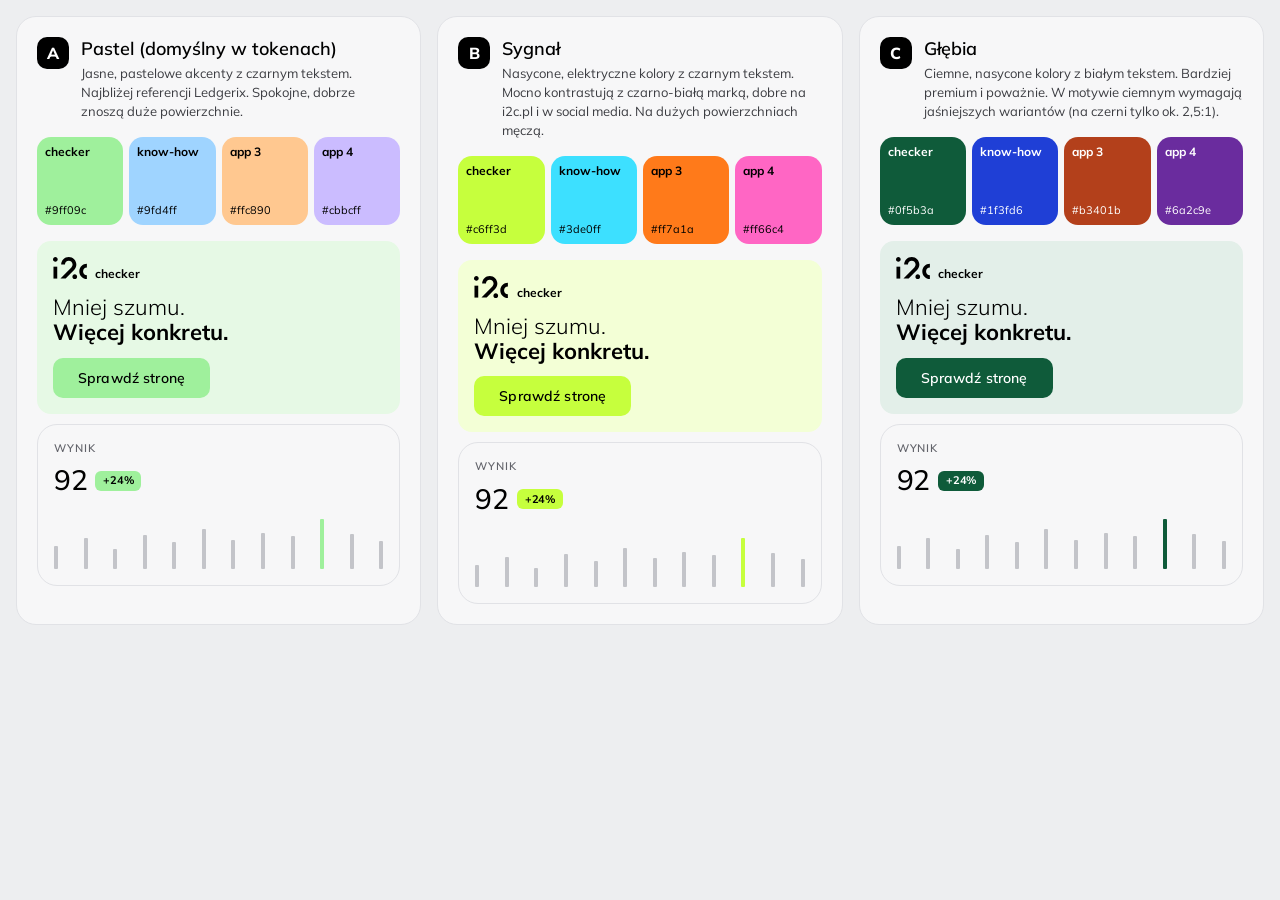
<file: design-system/examples/PaletteOptions.html>
<!doctype html>
<html lang="pl" data-theme="light">
<head>
<link rel="stylesheet" href="../tokens.css">
<link rel="stylesheet" href="../i2c.css">
<script src="../i2c.js"></script><meta charset="utf-8"><title>Propozycje palety aplikacji</title>
<style>
body{margin:0;font-family:var(--font-sans);background:var(--canvas);color:var(--ink)}
.wrap{display:grid;grid-template-columns:repeat(3,1fr);gap:16px;padding:16px}
.opt{background:var(--surface);border:1px solid var(--line);border-radius:var(--radius-lg);padding:20px;display:grid;gap:16px;align-content:start}
header{display:flex;gap:12px} .k{width:32px;height:32px;flex:none;border-radius:var(--radius-sm);background:var(--inverse);color:var(--on-inverse);display:grid;place-items:center;font-weight:800}
h3{margin:0 0 4px;font:600 18px/1.3 var(--font-sans)} p{margin:0;font:400 13px/1.45 var(--font-sans);color:var(--ink-2)}
.sws{display:grid;grid-template-columns:repeat(4,1fr);gap:6px} .sw{height:72px;border-radius:var(--radius-md);padding:8px;display:flex;flex-direction:column;justify-content:space-between;font:400 11px/1.2 var(--font-sans)}
.sw b{font-weight:700;font-size:12px}
.demo{display:grid;gap:10px}
.band{background:var(--app-accent-soft);border-radius:var(--radius-md);padding:16px;display:grid;gap:12px;justify-items:start;color:#000}
.band .h{font:300 22px/1.15 var(--font-sans);color:#000} .band .h b{font-weight:700}
.band .i2c-lockup{color:#000}
.mini{display:grid;gap:8px;padding:16px} .mini .i2c-metric{display:flex;align-items:center;gap:8px}
.mini .i2c-bars i{background:var(--faint)}
</style></head>
<body><div class="wrap"><section class="opt" style="--app-accent:#9ff09c;--app-on-accent:#000000;--app-accent-soft:#e6f9e5">
 <header><span class="k">A</span><div><h3>Pastel (domyślny w tokenach)</h3><p>Jasne, pastelowe akcenty z czarnym tekstem. Najbliżej referencji Ledgerix. Spokojne, dobrze znoszą duże powierzchnie.</p></div></header>
 <div class="sws"><div class="sw" style="background:#9ff09c;color:#000000"><b>checker</b><span>#9ff09c</span></div><div class="sw" style="background:#9fd4ff;color:#000000"><b>know-how</b><span>#9fd4ff</span></div><div class="sw" style="background:#ffc890;color:#000000"><b>app 3</b><span>#ffc890</span></div><div class="sw" style="background:#cbbcff;color:#000000"><b>app 4</b><span>#cbbcff</span></div></div>
 <div class="demo">
   <div class="band"><div data-l="app"></div><p class="h">Mniej szumu.<br><b>Więcej konkretu.</b></p><button class="i2c-btn i2c-btn--accent">Sprawdź stronę</button></div>
   <div class="i2c-card mini"><span class="i2c-eyebrow">Wynik</span><div class="i2c-metric">92 <span class="i2c-delta i2c-delta--up">+24%</span></div><div class="i2c-bars" style="height:56px"><i style="height:40%;"></i><i style="height:55%;"></i><i style="height:35%;"></i><i style="height:60%;"></i><i style="height:48%;"></i><i style="height:70%;"></i><i style="height:52%;"></i><i style="height:64%;"></i><i style="height:58%;"></i><i style="height:88%;background:#9ff09c"></i><i style="height:62%;"></i><i style="height:50%;"></i></div></div>
 </div>
</section><section class="opt" style="--app-accent:#c6ff3d;--app-on-accent:#000000;--app-accent-soft:#f3ffd6">
 <header><span class="k">B</span><div><h3>Sygnał</h3><p>Nasycone, elektryczne kolory z czarnym tekstem. Mocno kontrastują z czarno-białą marką, dobre na i2c.pl i w social media. Na dużych powierzchniach męczą.</p></div></header>
 <div class="sws"><div class="sw" style="background:#c6ff3d;color:#000000"><b>checker</b><span>#c6ff3d</span></div><div class="sw" style="background:#3de0ff;color:#000000"><b>know-how</b><span>#3de0ff</span></div><div class="sw" style="background:#ff7a1a;color:#000000"><b>app 3</b><span>#ff7a1a</span></div><div class="sw" style="background:#ff66c4;color:#000000"><b>app 4</b><span>#ff66c4</span></div></div>
 <div class="demo">
   <div class="band"><div data-l="app"></div><p class="h">Mniej szumu.<br><b>Więcej konkretu.</b></p><button class="i2c-btn i2c-btn--accent">Sprawdź stronę</button></div>
   <div class="i2c-card mini"><span class="i2c-eyebrow">Wynik</span><div class="i2c-metric">92 <span class="i2c-delta i2c-delta--up">+24%</span></div><div class="i2c-bars" style="height:56px"><i style="height:40%;"></i><i style="height:55%;"></i><i style="height:35%;"></i><i style="height:60%;"></i><i style="height:48%;"></i><i style="height:70%;"></i><i style="height:52%;"></i><i style="height:64%;"></i><i style="height:58%;"></i><i style="height:88%;background:#c6ff3d"></i><i style="height:62%;"></i><i style="height:50%;"></i></div></div>
 </div>
</section><section class="opt" style="--app-accent:#0f5b3a;--app-on-accent:#ffffff;--app-accent-soft:#e3efe9">
 <header><span class="k">C</span><div><h3>Głębia</h3><p>Ciemne, nasycone kolory z białym tekstem. Bardziej premium i poważnie. W motywie ciemnym wymagają jaśniejszych wariantów (na czerni tylko ok. 2,5:1).</p></div></header>
 <div class="sws"><div class="sw" style="background:#0f5b3a;color:#ffffff"><b>checker</b><span>#0f5b3a</span></div><div class="sw" style="background:#1f3fd6;color:#ffffff"><b>know-how</b><span>#1f3fd6</span></div><div class="sw" style="background:#b3401b;color:#ffffff"><b>app 3</b><span>#b3401b</span></div><div class="sw" style="background:#6a2c9e;color:#ffffff"><b>app 4</b><span>#6a2c9e</span></div></div>
 <div class="demo">
   <div class="band"><div data-l="app"></div><p class="h">Mniej szumu.<br><b>Więcej konkretu.</b></p><button class="i2c-btn i2c-btn--accent">Sprawdź stronę</button></div>
   <div class="i2c-card mini"><span class="i2c-eyebrow">Wynik</span><div class="i2c-metric">92 <span class="i2c-delta i2c-delta--up">+24%</span></div><div class="i2c-bars" style="height:56px"><i style="height:40%;"></i><i style="height:55%;"></i><i style="height:35%;"></i><i style="height:60%;"></i><i style="height:48%;"></i><i style="height:70%;"></i><i style="height:52%;"></i><i style="height:64%;"></i><i style="height:58%;"></i><i style="height:88%;background:#0f5b3a"></i><i style="height:62%;"></i><i style="height:50%;"></i></div></div>
 </div>
</section></div>
<script>document.querySelectorAll('[data-l]').forEach(function(el){el.innerHTML=I2C.app('checker',22);});</script>
</body></html>
</file>
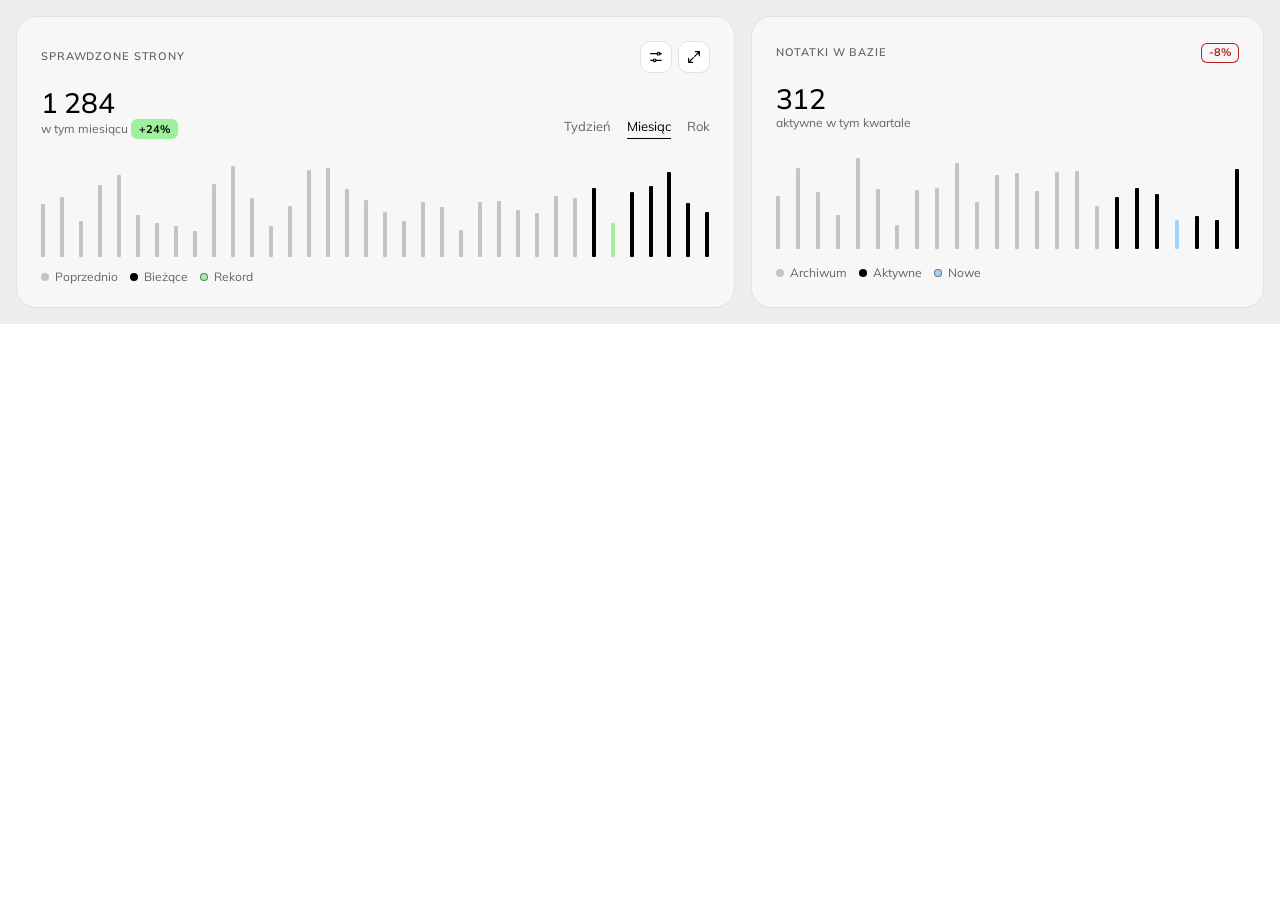
<file: design-system/examples/StatCard.html>
<!doctype html>
<html lang="pl" data-theme="light">
<head>
<link rel="stylesheet" href="../tokens.css">
<link rel="stylesheet" href="../i2c.css">
<script src="../i2c.js"></script><meta charset="utf-8"><title>StatCard</title>
<style>body{margin:0;font-family:var(--font-sans);} .grid{display:grid;grid-template-columns:1.4fr 1fr;gap:16px;padding:16px;background:var(--canvas)}
.i2c-card{display:grid;gap:14px}.acts{display:flex;gap:6px}.acts .i2c-icon-btn{width:32px;height:32px}
.mid{display:flex;justify-content:space-between;align-items:flex-end;gap:12px}</style></head>
<body>
<div class="grid">
 <article class="i2c-card" data-app="checker">
  <div class="i2c-card__head"><span class="i2c-eyebrow">Sprawdzone strony</span><span class="acts"><button class="i2c-icon-btn" aria-label="Filtry"><svg viewBox="0 0 24 24" fill="none" stroke="currentColor" stroke-width="1.8" stroke-linecap="round" stroke-linejoin="round" aria-hidden="true"><path d="M4 7h10M18 7h2M4 17h4M12 17h8"/><circle cx="16" cy="7" r="2"/><circle cx="10" cy="17" r="2"/></svg></button><button class="i2c-icon-btn" aria-label="Pełny ekran"><svg viewBox="0 0 24 24" fill="none" stroke="currentColor" stroke-width="1.8" stroke-linecap="round" stroke-linejoin="round" aria-hidden="true"><path d="M4 14v6h6M20 10V4h-6M4 20l7-7M20 4l-7 7"/></svg></button></span></div>
  <div class="mid"><div><div class="i2c-metric">1 284</div><div class="i2c-sub">w tym miesiącu <span class="i2c-delta i2c-delta--up">+24%</span></div></div>
   <div class="i2c-tabs" role="tablist"><button class="i2c-tab" role="tab">Tydzień</button><button class="i2c-tab" role="tab" aria-selected="true">Miesiąc</button><button class="i2c-tab" role="tab">Rok</button></div></div>
  <div class="i2c-bars"><i style="height:55%"></i><i style="height:63%"></i><i style="height:38%"></i><i style="height:75%"></i><i style="height:86%"></i><i style="height:44%"></i><i style="height:36%"></i><i style="height:33%"></i><i style="height:27%"></i><i style="height:76%"></i><i style="height:95%"></i><i style="height:62%"></i><i style="height:32%"></i><i style="height:53%"></i><i style="height:91%"></i><i style="height:93%"></i><i style="height:71%"></i><i style="height:60%"></i><i style="height:47%"></i><i style="height:38%"></i><i style="height:58%"></i><i style="height:52%"></i><i style="height:28%"></i><i style="height:58%"></i><i style="height:59%"></i><i style="height:49%"></i><i style="height:46%"></i><i style="height:64%"></i><i style="height:62%"></i><i class="is-on" style="height:72%"></i><i class="is-hl" style="height:36%"></i><i class="is-on" style="height:68%"></i><i class="is-on" style="height:74%"></i><i class="is-on" style="height:89%"></i><i class="is-on" style="height:56%"></i><i class="is-on" style="height:47%"></i></div>
  <div class="i2c-legend"><span>Poprzednio</span><span class="k-ink">Bieżące</span><span class="k-accent">Rekord</span></div>
 </article>
 <article class="i2c-card" data-app="know-how">
  <div class="i2c-card__head"><span class="i2c-eyebrow">Notatki w bazie</span><span class="i2c-delta i2c-delta--down">-8%</span></div>
  <div class="mid"><div><div class="i2c-metric">312</div><div class="i2c-sub">aktywne w tym kwartale</div></div></div>
  <div class="i2c-bars"><i style="height:56%"></i><i style="height:85%"></i><i style="height:60%"></i><i style="height:36%"></i><i style="height:95%"></i><i style="height:63%"></i><i style="height:25%"></i><i style="height:62%"></i><i style="height:64%"></i><i style="height:90%"></i><i style="height:49%"></i><i style="height:77%"></i><i style="height:79%"></i><i style="height:61%"></i><i style="height:80%"></i><i style="height:82%"></i><i style="height:45%"></i><i class="is-on" style="height:54%"></i><i class="is-on" style="height:64%"></i><i class="is-on" style="height:58%"></i><i class="is-hl" style="height:30%"></i><i class="is-on" style="height:35%"></i><i class="is-on" style="height:30%"></i><i class="is-on" style="height:84%"></i></div>
  <div class="i2c-legend"><span>Archiwum</span><span class="k-ink">Aktywne</span><span class="k-accent">Nowe</span></div>
 </article>
</div>
<script>

</script>
</body>
</html>
</file>
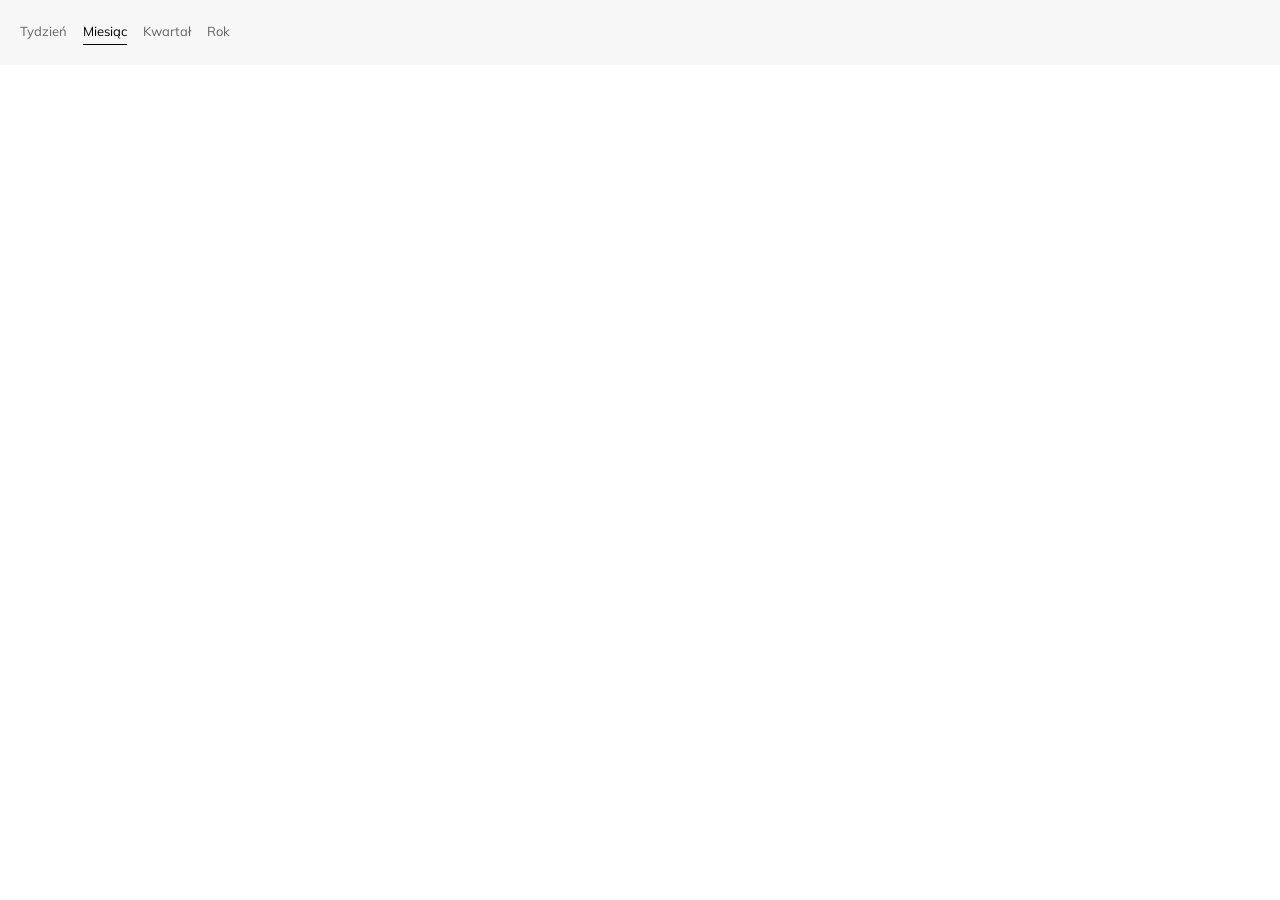
<file: design-system/examples/Tabs.html>
<!doctype html>
<html lang="pl" data-theme="light">
<head>
<link rel="stylesheet" href="../tokens.css">
<link rel="stylesheet" href="../i2c.css">
<script src="../i2c.js"></script><meta charset="utf-8"><title>Tabs</title>
<style>body{margin:0;font-family:var(--font-sans);} .wrap{padding:20px;background:var(--surface)}</style></head>
<body>
<div class="wrap"><div class="i2c-tabs" role="tablist"><button class="i2c-tab" role="tab">Tydzień</button><button class="i2c-tab" role="tab" aria-selected="true">Miesiąc</button><button class="i2c-tab" role="tab">Kwartał</button><button class="i2c-tab" role="tab">Rok</button></div></div>
<script>

</script>
</body>
</html>
</file>
<file: docs/ds/tokens.css>
/* i2c - tokens.css (wygenerowane z tokens.json). Nie edytuj ręcznie; zmieniaj tokens.json. */
:root, [data-theme="light"] {
  --paper: #ffffff;
  --canvas: #edeef0;
  --surface: #f7f7f8;
  --surface-raised: #ffffff;
  --surface-sunken: #e4e5e8;
  --line: #e1e2e6;
  --line-strong: #76787f;
  --ink: #000000;
  --ink-2: #3b3c41;
  --muted: #62636a;
  --faint: #c3c4c9;
  --inverse: #000000;
  --on-inverse: #ffffff;
  --focus: #000000;
  --accent-checker: #9ff09c;
  --accent-checker-soft: #e6f9e5;
  --accent-knowhow: #9fd4ff;
  --accent-knowhow-soft: #e5f2ff;
  --accent-spare-1: #ffc890;
  --accent-spare-2: #cbbcff;
  --accent-i2c: #ff5a1f;
  --on-accent: #000000;
  --positive: #16733a;
  --negative: #b3261e;
  --shadow-float: 0 8px 24px rgba(0,0,0,0.08);
}
[data-theme="dark"] {
  --paper: #000000;
  --canvas: #0c0c0d;
  --surface: #161618;
  --surface-raised: #1f1f22;
  --surface-sunken: #0a0a0b;
  --line: #2a2a2e;
  --line-strong: #6b6c73;
  --ink: #ffffff;
  --ink-2: #d4d5d9;
  --muted: #9a9ba2;
  --faint: #3a3b40;
  --inverse: #ffffff;
  --on-inverse: #000000;
  --focus: #ffffff;
  --accent-checker: #9ff09c;
  --accent-checker-soft: #14241a;
  --accent-knowhow: #9fd4ff;
  --accent-knowhow-soft: #121e29;
  --accent-spare-1: #ffc890;
  --accent-spare-2: #cbbcff;
  --accent-i2c: #ff6a33;
  --on-accent: #000000;
  --positive: #5fd68a;
  --negative: #ff8a7a;
  --shadow-float: 0 8px 24px rgba(0,0,0,0.5);
}
@media (prefers-color-scheme: dark) {
  :root:not([data-theme]) {
    --paper: #000000;
    --canvas: #0c0c0d;
    --surface: #161618;
    --surface-raised: #1f1f22;
    --surface-sunken: #0a0a0b;
    --line: #2a2a2e;
    --line-strong: #6b6c73;
    --ink: #ffffff;
    --ink-2: #d4d5d9;
    --muted: #9a9ba2;
    --faint: #3a3b40;
    --inverse: #ffffff;
    --on-inverse: #000000;
    --focus: #ffffff;
    --accent-checker: #9ff09c;
    --accent-checker-soft: #14241a;
    --accent-knowhow: #9fd4ff;
    --accent-knowhow-soft: #121e29;
    --accent-spare-1: #ffc890;
    --accent-spare-2: #cbbcff;
    --accent-i2c: #ff6a33;
    --on-accent: #000000;
    --positive: #5fd68a;
    --negative: #ff8a7a;
    --shadow-float: 0 8px 24px rgba(0,0,0,0.5);
  }
}
:root {
  --space-1: 4px;
  --space-2: 8px;
  --space-3: 12px;
  --space-4: 16px;
  --space-5: 24px;
  --space-6: 32px;
  --space-7: 48px;
  --space-8: 64px;
  --space-9: 96px;
  --space-10: 128px;
  --radius-0: 0px;
  --radius-xs: 6px;
  --radius-sm: 10px;
  --radius-md: 14px;
  --radius-lg: 20px;
  --radius-pill: 999px;
  --control-sm: 32px;
  --control-md: 40px;
  --control-lg: 48px;
  --rule-w: 96px;
  --rule-h: 9px;
  --motif-stroke: 80px;
  --font-sans: "Mulish", "Helvetica Neue", Arial, sans-serif;
}
/* Marka (i2c.pl) */
.i2c-t-display { font-family: var(--font-sans); font-size: 96px; line-height: 0.95; font-weight: 900; letter-spacing: -0.01em; }
.i2c-t-display-sm { font-family: var(--font-sans); font-size: 64px; line-height: 1.0; font-weight: 900; letter-spacing: -0.01em; }
.i2c-t-contact { font-family: var(--font-sans); font-size: 18px; line-height: 1.5; font-weight: 400; letter-spacing: 0.04em; }
/* Aplikacje */
.i2c-t-h1 { font-family: var(--font-sans); font-size: 48px; line-height: 1.15; font-weight: 300; letter-spacing: -0.01em; }
.i2c-t-h1-strong { font-family: var(--font-sans); font-size: 48px; line-height: 1.15; font-weight: 700; letter-spacing: -0.01em; }
.i2c-t-h2 { font-family: var(--font-sans); font-size: 32px; line-height: 1.25; font-weight: 400; letter-spacing: normal; }
.i2c-t-h3 { font-family: var(--font-sans); font-size: 20px; line-height: 1.4; font-weight: 600; letter-spacing: normal; }
.i2c-t-metric-xl { font-family: var(--font-sans); font-size: 56px; line-height: 1.05; font-weight: 400; letter-spacing: -0.02em; font-variant-numeric: tabular-nums; }
.i2c-t-metric { font-family: var(--font-sans); font-size: 28px; line-height: 1.15; font-weight: 500; letter-spacing: -0.01em; font-variant-numeric: tabular-nums; }
.i2c-t-body { font-family: var(--font-sans); font-size: 16px; line-height: 1.5; font-weight: 400; letter-spacing: normal; }
.i2c-t-body-sm { font-family: var(--font-sans); font-size: 14px; line-height: 1.45; font-weight: 400; letter-spacing: normal; }
.i2c-t-label { font-family: var(--font-sans); font-size: 11px; line-height: 1.45; font-weight: 600; letter-spacing: 0.08em; text-transform: uppercase; }
.i2c-t-caption { font-family: var(--font-sans); font-size: 12px; line-height: 1.35; font-weight: 400; letter-spacing: normal; }
</file>
<file: docs/ds/i2c.css>
/* Generated by scripts/sync-design-system.sh from design-system/i2c.css. Do not edit. */

/* ============ i2c - bundle.css ============
   Klasy prefiksowane i2c-. Kolory, odstępy i promienie wyłącznie z tokens.css.
   Motyw aplikacji: atrybut data-app na <html> lub kontenerze. */

:root { --app-accent: var(--inverse); --app-on-accent: var(--on-inverse); --app-accent-soft: var(--surface); }
[data-app="checker"]  { --app-accent: var(--accent-checker); --app-on-accent: var(--on-accent); --app-accent-soft: var(--accent-checker-soft); }
[data-app="know-how"] { --app-accent: var(--accent-knowhow); --app-on-accent: var(--on-accent); --app-accent-soft: var(--accent-knowhow-soft); }
[data-app="i2c"]      { --app-accent: var(--accent-i2c); --app-on-accent: var(--on-accent); --app-accent-soft: var(--surface); }

.i2c-root, body { font-family: var(--font-sans); color: var(--ink); -webkit-font-smoothing: antialiased; }
.i2c-num { font-variant-numeric: tabular-nums; }

/* ---------- Logo / lockup ---------- */
.i2c-mark { display: block; height: var(--h, 32px); width: auto; fill: currentColor; }
.i2c-lockup { --h: 32px; display: inline-flex; align-items: flex-end; gap: calc(var(--h) * 0.39); color: var(--ink); text-decoration: none; }
.i2c-lockup__app { font-family: var(--font-sans); font-weight: 700; font-size: calc(var(--h) * 0.547); line-height: 1; margin-bottom: calc(var(--h) * -0.07); letter-spacing: 0; white-space: nowrap; }
.i2c-lockup--name { display: inline-flex; flex-direction: column; font-size: calc(var(--h) * 0.388); line-height: 1.02; margin-bottom: calc(var(--h) * -0.03); }
.i2c-lockup--name b { font-weight: 700; }

/* ---------- Przyciski ---------- */
.i2c-btn { --_h: var(--control-md); display: inline-flex; align-items: center; justify-content: center; gap: var(--space-2);
  height: var(--_h); padding: 0 var(--space-5); border-radius: var(--radius-sm); border: 1px solid transparent;
  font: 600 14px/1 var(--font-sans); letter-spacing: 0.01em; cursor: pointer; text-decoration: none; white-space: nowrap;
  transition: background-color .15s, border-color .15s, color .15s; }
.i2c-btn:focus-visible, .i2c-icon-btn:focus-visible, .i2c-pill:focus-visible, .i2c-tab:focus-visible { outline: 2px solid var(--focus); outline-offset: 2px; }
.i2c-btn--sm { --_h: var(--control-sm); padding: 0 var(--space-4); font-size: 13px; }
.i2c-btn--lg { --_h: var(--control-lg); padding: 0 var(--space-6); font-size: 15px; }
.i2c-btn--primary { background: var(--inverse); color: var(--on-inverse); }
.i2c-btn--primary:hover { background: var(--ink-2); }
.i2c-btn--secondary { background: var(--surface-raised); color: var(--ink); border-color: var(--line-strong); }
.i2c-btn--secondary:hover { background: var(--surface-sunken); }
.i2c-btn--accent { background: var(--app-accent); color: var(--app-on-accent); }
.i2c-btn--accent:hover { filter: brightness(0.95); }
.i2c-btn--ghost { background: transparent; color: var(--ink); }
.i2c-btn--ghost:hover { background: var(--surface-sunken); }
.i2c-btn[disabled] { background: var(--surface-sunken); color: var(--muted); border-color: transparent; cursor: not-allowed; filter: none; }
.i2c-btn--brand { border-radius: var(--radius-0); background: var(--ink); color: var(--paper); height: var(--control-lg); padding: 0 var(--space-6); font-weight: 700; }
.i2c-btn--brand:hover { background: var(--ink-2); }

/* ---------- Przycisk ikonowy ---------- */
.i2c-icon-btn { width: var(--control-md); height: var(--control-md); display: inline-grid; place-items: center; border-radius: var(--radius-sm);
  background: var(--surface-raised); border: 1px solid var(--line); color: var(--ink); cursor: pointer; padding: 0; }
.i2c-icon-btn:hover { background: var(--surface-sunken); }
.i2c-icon-btn[aria-pressed="true"], .i2c-icon-btn.is-active { background: var(--inverse); color: var(--on-inverse); border-color: var(--inverse); }
.i2c-icon-btn--accent { background: var(--app-accent); color: var(--app-on-accent); border-color: transparent; }
.i2c-icon-btn svg, .i2c-pill svg { width: 16px; height: 16px; }

/* ---------- Nawigacja: grupa pigułek ---------- */
.i2c-pills { display: inline-flex; gap: var(--space-1); padding: var(--space-1); background: var(--surface-raised); border: 1px solid var(--line); border-radius: calc(var(--radius-sm) + 4px); }
.i2c-pill { height: 32px; min-width: 32px; padding: 0 var(--space-2); display: inline-flex; align-items: center; justify-content: center; gap: var(--space-2);
  border-radius: var(--radius-sm); border: 0; background: transparent; color: var(--ink-2); font: 500 13px/1 var(--font-sans); cursor: pointer; }
.i2c-pill:hover { background: var(--surface-sunken); color: var(--ink); }
.i2c-pill[aria-current="page"] { background: var(--inverse); color: var(--on-inverse); }

.i2c-topbar { display: flex; align-items: center; justify-content: space-between; gap: var(--space-5); padding: var(--space-3) var(--space-5); background: var(--canvas); }
.i2c-avatar { width: 32px; height: 32px; border-radius: var(--radius-pill); background: var(--surface-sunken); display: inline-grid; place-items: center; font: 700 12px/1 var(--font-sans); color: var(--ink); }
.i2c-user { display: inline-flex; align-items: center; gap: var(--space-2); }
.i2c-user__name { font: 600 13px/1.2 var(--font-sans); }
.i2c-user__role { font: 400 12px/1.2 var(--font-sans); color: var(--muted); }

/* ---------- Zakładki okresu ---------- */
.i2c-tabs { display: inline-flex; gap: var(--space-4); }
.i2c-tab { background: none; border: 0; padding: var(--space-1) 0; font: 400 13px/1.2 var(--font-sans); color: var(--muted); cursor: pointer; border-bottom: 1px solid transparent; }
.i2c-tab:hover { color: var(--ink); }
.i2c-tab[aria-selected="true"] { color: var(--ink); border-bottom-color: var(--ink); }

/* ---------- Chip zmiany ---------- */
.i2c-delta { display: inline-flex; align-items: center; gap: 2px; height: 20px; padding: 0 var(--space-2); border-radius: var(--radius-xs);
  font: 700 11px/1 var(--font-sans); font-variant-numeric: tabular-nums; }
.i2c-delta--up { background: var(--app-accent); color: var(--app-on-accent); }
.i2c-delta--down { background: transparent; color: var(--negative); box-shadow: inset 0 0 0 1px var(--negative); }
.i2c-delta--neutral { background: var(--surface-sunken); color: var(--ink-2); }

/* ---------- Karta ---------- */
.i2c-card { background: var(--surface); border: 1px solid var(--line); border-radius: var(--radius-lg); padding: var(--space-5); color: var(--ink); }
.i2c-card__head { display: flex; align-items: center; justify-content: space-between; gap: var(--space-3); }
.i2c-eyebrow { font: 600 11px/1.45 var(--font-sans); letter-spacing: 0.08em; text-transform: uppercase; color: var(--muted); }
.i2c-metric { font: 500 28px/1.15 var(--font-sans); letter-spacing: -0.01em; font-variant-numeric: tabular-nums; color: var(--ink); }
.i2c-metric-xl { font: 400 56px/1.05 var(--font-sans); letter-spacing: -0.02em; font-variant-numeric: tabular-nums; color: var(--ink); }
.i2c-sub { font: 400 12px/1.35 var(--font-sans); color: var(--muted); }

/* Wykres słupkowy: cienkie słupki, jeden wyróżniony akcentem */
.i2c-bars { display: flex; align-items: flex-end; justify-content: space-between; gap: 2px; height: 96px; padding-top: var(--space-2); }
.i2c-bars > i { flex: 0 1 4px; min-width: 2px; background: var(--faint); border-radius: 1px; }
.i2c-bars > i.is-on { background: var(--ink); }
.i2c-bars > i.is-hl { background: var(--app-accent); }
.i2c-legend { display: inline-flex; gap: var(--space-3); font: 400 12px/1 var(--font-sans); color: var(--muted); }
.i2c-legend span::before { content: ""; display: inline-block; width: 8px; height: 8px; border-radius: var(--radius-pill); margin-right: 6px; background: var(--faint); vertical-align: 0; }
.i2c-legend .k-ink::before { background: var(--ink); }
.i2c-legend .k-accent::before { background: var(--app-accent); box-shadow: inset 0 0 0 1px var(--line-strong); }

/* ---------- Command bar (pytanie do AI / wyszukiwanie) ---------- */
.i2c-ask { display: flex; flex-direction: column; gap: var(--space-2); padding: var(--space-2); background: #0000; }
.i2c-ask__bar { display: flex; align-items: center; gap: var(--space-2); height: var(--control-lg); padding: 0 var(--space-1) 0 var(--space-1);
  background: var(--inverse); color: var(--on-inverse); border-radius: var(--radius-md); box-shadow: var(--shadow-float); }
.i2c-ask__input { flex: 1; background: transparent; border: 0; color: var(--on-inverse); font: 400 14px/1 var(--font-sans); text-align: center; outline: none; }
.i2c-ask__input::placeholder { color: var(--on-inverse); opacity: .7; }
.i2c-ask__go { width: 40px; height: 40px; border-radius: var(--radius-sm); border: 0; background: var(--app-accent); color: var(--app-on-accent); display: grid; place-items: center; cursor: pointer; }
.i2c-ask__go:focus-visible { outline: 2px solid var(--on-inverse); outline-offset: 2px; }
.i2c-suggest { display: flex; flex-wrap: wrap; gap: var(--space-2); }
.i2c-suggest button { height: 28px; padding: 0 var(--space-3); border-radius: var(--radius-xs); border: 1px solid var(--line); background: var(--surface-raised); color: var(--ink-2); font: 400 12px/1 var(--font-sans); cursor: pointer; }

/* ---------- Input ---------- */
.i2c-field { display: grid; gap: var(--space-1); }
.i2c-field label { font: 600 12px/1.3 var(--font-sans); color: var(--ink); }
.i2c-input { height: var(--control-md); padding: 0 var(--space-3); border-radius: var(--radius-sm); border: 1px solid var(--line-strong); background: var(--surface-raised); color: var(--ink); font: 400 14px/1 var(--font-sans); }
.i2c-input::placeholder { color: var(--muted); }
.i2c-input:focus { outline: 2px solid var(--focus); outline-offset: 2px; }
.i2c-input[aria-invalid="true"] { border-color: var(--negative); }
.i2c-field__err { font: 400 12px/1.3 var(--font-sans); color: var(--negative); }

/* ---------- Marka: sekcja i2c.pl ---------- */
.i2c-brand { position: relative; overflow: hidden; background: var(--paper); color: var(--ink); }
.i2c-brand__motif { position: absolute; inset: 0; width: 100%; height: 100%; fill: var(--ink); pointer-events: none; }
.i2c-display { font: 900 96px/.95 var(--font-sans); letter-spacing: -0.01em; margin: 0; }
.i2c-rule { width: var(--rule-w); height: var(--rule-h); background: var(--ink); border: 0; margin: 0; }
.i2c-contact { display: grid; grid-auto-flow: column; gap: var(--space-8); font: 400 18px/1.5 var(--font-sans); letter-spacing: 0.04em; }
.i2c-contact b { font-weight: 700; }
</file>
<file: design-system/tokens.css>
/* i2c - tokens.css (wygenerowane z tokens.json). Nie edytuj ręcznie; zmieniaj tokens.json. */
:root, [data-theme="light"] {
  --paper: #ffffff;
  --canvas: #edeef0;
  --surface: #f7f7f8;
  --surface-raised: #ffffff;
  --surface-sunken: #e4e5e8;
  --line: #e1e2e6;
  --line-strong: #76787f;
  --ink: #000000;
  --ink-2: #3b3c41;
  --muted: #62636a;
  --faint: #c3c4c9;
  --inverse: #000000;
  --on-inverse: #ffffff;
  --focus: #000000;
  --accent-checker: #9ff09c;
  --accent-checker-soft: #e6f9e5;
  --accent-knowhow: #9fd4ff;
  --accent-knowhow-soft: #e5f2ff;
  --accent-spare-1: #ffc890;
  --accent-spare-2: #cbbcff;
  --accent-i2c: #ff5a1f;
  --on-accent: #000000;
  --positive: #16733a;
  --negative: #b3261e;
  --shadow-float: 0 8px 24px rgba(0,0,0,0.08);
}
[data-theme="dark"] {
  --paper: #000000;
  --canvas: #0c0c0d;
  --surface: #161618;
  --surface-raised: #1f1f22;
  --surface-sunken: #0a0a0b;
  --line: #2a2a2e;
  --line-strong: #6b6c73;
  --ink: #ffffff;
  --ink-2: #d4d5d9;
  --muted: #9a9ba2;
  --faint: #3a3b40;
  --inverse: #ffffff;
  --on-inverse: #000000;
  --focus: #ffffff;
  --accent-checker: #9ff09c;
  --accent-checker-soft: #14241a;
  --accent-knowhow: #9fd4ff;
  --accent-knowhow-soft: #121e29;
  --accent-spare-1: #ffc890;
  --accent-spare-2: #cbbcff;
  --accent-i2c: #ff6a33;
  --on-accent: #000000;
  --positive: #5fd68a;
  --negative: #ff8a7a;
  --shadow-float: 0 8px 24px rgba(0,0,0,0.5);
}
@media (prefers-color-scheme: dark) {
  :root:not([data-theme]) {
    --paper: #000000;
    --canvas: #0c0c0d;
    --surface: #161618;
    --surface-raised: #1f1f22;
    --surface-sunken: #0a0a0b;
    --line: #2a2a2e;
    --line-strong: #6b6c73;
    --ink: #ffffff;
    --ink-2: #d4d5d9;
    --muted: #9a9ba2;
    --faint: #3a3b40;
    --inverse: #ffffff;
    --on-inverse: #000000;
    --focus: #ffffff;
    --accent-checker: #9ff09c;
    --accent-checker-soft: #14241a;
    --accent-knowhow: #9fd4ff;
    --accent-knowhow-soft: #121e29;
    --accent-spare-1: #ffc890;
    --accent-spare-2: #cbbcff;
    --accent-i2c: #ff6a33;
    --on-accent: #000000;
    --positive: #5fd68a;
    --negative: #ff8a7a;
    --shadow-float: 0 8px 24px rgba(0,0,0,0.5);
  }
}
:root {
  --space-1: 4px;
  --space-2: 8px;
  --space-3: 12px;
  --space-4: 16px;
  --space-5: 24px;
  --space-6: 32px;
  --space-7: 48px;
  --space-8: 64px;
  --space-9: 96px;
  --space-10: 128px;
  --radius-0: 0px;
  --radius-xs: 6px;
  --radius-sm: 10px;
  --radius-md: 14px;
  --radius-lg: 20px;
  --radius-pill: 999px;
  --control-sm: 32px;
  --control-md: 40px;
  --control-lg: 48px;
  --rule-w: 96px;
  --rule-h: 9px;
  --motif-stroke: 80px;
  --font-sans: "Mulish", "Helvetica Neue", Arial, sans-serif;
}
/* Marka (i2c.pl) */
.i2c-t-display { font-family: var(--font-sans); font-size: 96px; line-height: 0.95; font-weight: 900; letter-spacing: -0.01em; }
.i2c-t-display-sm { font-family: var(--font-sans); font-size: 64px; line-height: 1.0; font-weight: 900; letter-spacing: -0.01em; }
.i2c-t-contact { font-family: var(--font-sans); font-size: 18px; line-height: 1.5; font-weight: 400; letter-spacing: 0.04em; }
/* Aplikacje */
.i2c-t-h1 { font-family: var(--font-sans); font-size: 48px; line-height: 1.15; font-weight: 300; letter-spacing: -0.01em; }
.i2c-t-h1-strong { font-family: var(--font-sans); font-size: 48px; line-height: 1.15; font-weight: 700; letter-spacing: -0.01em; }
.i2c-t-h2 { font-family: var(--font-sans); font-size: 32px; line-height: 1.25; font-weight: 400; letter-spacing: normal; }
.i2c-t-h3 { font-family: var(--font-sans); font-size: 20px; line-height: 1.4; font-weight: 600; letter-spacing: normal; }
.i2c-t-metric-xl { font-family: var(--font-sans); font-size: 56px; line-height: 1.05; font-weight: 400; letter-spacing: -0.02em; font-variant-numeric: tabular-nums; }
.i2c-t-metric { font-family: var(--font-sans); font-size: 28px; line-height: 1.15; font-weight: 500; letter-spacing: -0.01em; font-variant-numeric: tabular-nums; }
.i2c-t-body { font-family: var(--font-sans); font-size: 16px; line-height: 1.5; font-weight: 400; letter-spacing: normal; }
.i2c-t-body-sm { font-family: var(--font-sans); font-size: 14px; line-height: 1.45; font-weight: 400; letter-spacing: normal; }
.i2c-t-label { font-family: var(--font-sans); font-size: 11px; line-height: 1.45; font-weight: 600; letter-spacing: 0.08em; text-transform: uppercase; }
.i2c-t-caption { font-family: var(--font-sans); font-size: 12px; line-height: 1.35; font-weight: 400; letter-spacing: normal; }
</file>
<file: design-system/i2c.css>
@import url("https://fonts.googleapis.com/css2?family=Mulish:ital,wght@0,200..1000;1,200..1000&display=swap");

/* ============ i2c - bundle.css ============
   Klasy prefiksowane i2c-. Kolory, odstępy i promienie wyłącznie z tokens.css.
   Motyw aplikacji: atrybut data-app na <html> lub kontenerze. */

:root { --app-accent: var(--inverse); --app-on-accent: var(--on-inverse); --app-accent-soft: var(--surface); }
[data-app="checker"]  { --app-accent: var(--accent-checker); --app-on-accent: var(--on-accent); --app-accent-soft: var(--accent-checker-soft); }
[data-app="know-how"] { --app-accent: var(--accent-knowhow); --app-on-accent: var(--on-accent); --app-accent-soft: var(--accent-knowhow-soft); }
[data-app="i2c"]      { --app-accent: var(--accent-i2c); --app-on-accent: var(--on-accent); --app-accent-soft: var(--surface); }

.i2c-root, body { font-family: var(--font-sans); color: var(--ink); -webkit-font-smoothing: antialiased; }
.i2c-num { font-variant-numeric: tabular-nums; }

/* ---------- Logo / lockup ---------- */
.i2c-mark { display: block; height: var(--h, 32px); width: auto; fill: currentColor; }
.i2c-lockup { --h: 32px; display: inline-flex; align-items: flex-end; gap: calc(var(--h) * 0.39); color: var(--ink); text-decoration: none; }
.i2c-lockup__app { font-family: var(--font-sans); font-weight: 700; font-size: calc(var(--h) * 0.547); line-height: 1; margin-bottom: calc(var(--h) * -0.07); letter-spacing: 0; white-space: nowrap; }
.i2c-lockup--name { display: inline-flex; flex-direction: column; font-size: calc(var(--h) * 0.388); line-height: 1.02; margin-bottom: calc(var(--h) * -0.03); }
.i2c-lockup--name b { font-weight: 700; }

/* ---------- Przyciski ---------- */
.i2c-btn { --_h: var(--control-md); display: inline-flex; align-items: center; justify-content: center; gap: var(--space-2);
  height: var(--_h); padding: 0 var(--space-5); border-radius: var(--radius-sm); border: 1px solid transparent;
  font: 600 14px/1 var(--font-sans); letter-spacing: 0.01em; cursor: pointer; text-decoration: none; white-space: nowrap;
  transition: background-color .15s, border-color .15s, color .15s; }
.i2c-btn:focus-visible, .i2c-icon-btn:focus-visible, .i2c-pill:focus-visible, .i2c-tab:focus-visible { outline: 2px solid var(--focus); outline-offset: 2px; }
.i2c-btn--sm { --_h: var(--control-sm); padding: 0 var(--space-4); font-size: 13px; }
.i2c-btn--lg { --_h: var(--control-lg); padding: 0 var(--space-6); font-size: 15px; }
.i2c-btn--primary { background: var(--inverse); color: var(--on-inverse); }
.i2c-btn--primary:hover { background: var(--ink-2); }
.i2c-btn--secondary { background: var(--surface-raised); color: var(--ink); border-color: var(--line-strong); }
.i2c-btn--secondary:hover { background: var(--surface-sunken); }
.i2c-btn--accent { background: var(--app-accent); color: var(--app-on-accent); }
.i2c-btn--accent:hover { filter: brightness(0.95); }
.i2c-btn--ghost { background: transparent; color: var(--ink); }
.i2c-btn--ghost:hover { background: var(--surface-sunken); }
.i2c-btn[disabled] { background: var(--surface-sunken); color: var(--muted); border-color: transparent; cursor: not-allowed; filter: none; }
.i2c-btn--brand { border-radius: var(--radius-0); background: var(--ink); color: var(--paper); height: var(--control-lg); padding: 0 var(--space-6); font-weight: 700; }
.i2c-btn--brand:hover { background: var(--ink-2); }

/* ---------- Przycisk ikonowy ---------- */
.i2c-icon-btn { width: var(--control-md); height: var(--control-md); display: inline-grid; place-items: center; border-radius: var(--radius-sm);
  background: var(--surface-raised); border: 1px solid var(--line); color: var(--ink); cursor: pointer; padding: 0; }
.i2c-icon-btn:hover { background: var(--surface-sunken); }
.i2c-icon-btn[aria-pressed="true"], .i2c-icon-btn.is-active { background: var(--inverse); color: var(--on-inverse); border-color: var(--inverse); }
.i2c-icon-btn--accent { background: var(--app-accent); color: var(--app-on-accent); border-color: transparent; }
.i2c-icon-btn svg, .i2c-pill svg { width: 16px; height: 16px; }

/* ---------- Nawigacja: grupa pigułek ---------- */
.i2c-pills { display: inline-flex; gap: var(--space-1); padding: var(--space-1); background: var(--surface-raised); border: 1px solid var(--line); border-radius: calc(var(--radius-sm) + 4px); }
.i2c-pill { height: 32px; min-width: 32px; padding: 0 var(--space-2); display: inline-flex; align-items: center; justify-content: center; gap: var(--space-2);
  border-radius: var(--radius-sm); border: 0; background: transparent; color: var(--ink-2); font: 500 13px/1 var(--font-sans); cursor: pointer; }
.i2c-pill:hover { background: var(--surface-sunken); color: var(--ink); }
.i2c-pill[aria-current="page"] { background: var(--inverse); color: var(--on-inverse); }

.i2c-topbar { display: flex; align-items: center; justify-content: space-between; gap: var(--space-5); padding: var(--space-3) var(--space-5); background: var(--canvas); }
.i2c-avatar { width: 32px; height: 32px; border-radius: var(--radius-pill); background: var(--surface-sunken); display: inline-grid; place-items: center; font: 700 12px/1 var(--font-sans); color: var(--ink); }
.i2c-user { display: inline-flex; align-items: center; gap: var(--space-2); }
.i2c-user__name { font: 600 13px/1.2 var(--font-sans); }
.i2c-user__role { font: 400 12px/1.2 var(--font-sans); color: var(--muted); }

/* ---------- Zakładki okresu ---------- */
.i2c-tabs { display: inline-flex; gap: var(--space-4); }
.i2c-tab { background: none; border: 0; padding: var(--space-1) 0; font: 400 13px/1.2 var(--font-sans); color: var(--muted); cursor: pointer; border-bottom: 1px solid transparent; }
.i2c-tab:hover { color: var(--ink); }
.i2c-tab[aria-selected="true"] { color: var(--ink); border-bottom-color: var(--ink); }

/* ---------- Chip zmiany ---------- */
.i2c-delta { display: inline-flex; align-items: center; gap: 2px; height: 20px; padding: 0 var(--space-2); border-radius: var(--radius-xs);
  font: 700 11px/1 var(--font-sans); font-variant-numeric: tabular-nums; }
.i2c-delta--up { background: var(--app-accent); color: var(--app-on-accent); }
.i2c-delta--down { background: transparent; color: var(--negative); box-shadow: inset 0 0 0 1px var(--negative); }
.i2c-delta--neutral { background: var(--surface-sunken); color: var(--ink-2); }

/* ---------- Karta ---------- */
.i2c-card { background: var(--surface); border: 1px solid var(--line); border-radius: var(--radius-lg); padding: var(--space-5); color: var(--ink); }
.i2c-card__head { display: flex; align-items: center; justify-content: space-between; gap: var(--space-3); }
.i2c-eyebrow { font: 600 11px/1.45 var(--font-sans); letter-spacing: 0.08em; text-transform: uppercase; color: var(--muted); }
.i2c-metric { font: 500 28px/1.15 var(--font-sans); letter-spacing: -0.01em; font-variant-numeric: tabular-nums; color: var(--ink); }
.i2c-metric-xl { font: 400 56px/1.05 var(--font-sans); letter-spacing: -0.02em; font-variant-numeric: tabular-nums; color: var(--ink); }
.i2c-sub { font: 400 12px/1.35 var(--font-sans); color: var(--muted); }

/* Wykres słupkowy: cienkie słupki, jeden wyróżniony akcentem */
.i2c-bars { display: flex; align-items: flex-end; justify-content: space-between; gap: 2px; height: 96px; padding-top: var(--space-2); }
.i2c-bars > i { flex: 0 1 4px; min-width: 2px; background: var(--faint); border-radius: 1px; }
.i2c-bars > i.is-on { background: var(--ink); }
.i2c-bars > i.is-hl { background: var(--app-accent); }
.i2c-legend { display: inline-flex; gap: var(--space-3); font: 400 12px/1 var(--font-sans); color: var(--muted); }
.i2c-legend span::before { content: ""; display: inline-block; width: 8px; height: 8px; border-radius: var(--radius-pill); margin-right: 6px; background: var(--faint); vertical-align: 0; }
.i2c-legend .k-ink::before { background: var(--ink); }
.i2c-legend .k-accent::before { background: var(--app-accent); box-shadow: inset 0 0 0 1px var(--line-strong); }

/* ---------- Command bar (pytanie do AI / wyszukiwanie) ---------- */
.i2c-ask { display: flex; flex-direction: column; gap: var(--space-2); padding: var(--space-2); background: #0000; }
.i2c-ask__bar { display: flex; align-items: center; gap: var(--space-2); height: var(--control-lg); padding: 0 var(--space-1) 0 var(--space-1);
  background: var(--inverse); color: var(--on-inverse); border-radius: var(--radius-md); box-shadow: var(--shadow-float); }
.i2c-ask__input { flex: 1; background: transparent; border: 0; color: var(--on-inverse); font: 400 14px/1 var(--font-sans); text-align: center; outline: none; }
.i2c-ask__input::placeholder { color: var(--on-inverse); opacity: .7; }
.i2c-ask__go { width: 40px; height: 40px; border-radius: var(--radius-sm); border: 0; background: var(--app-accent); color: var(--app-on-accent); display: grid; place-items: center; cursor: pointer; }
.i2c-ask__go:focus-visible { outline: 2px solid var(--on-inverse); outline-offset: 2px; }
.i2c-suggest { display: flex; flex-wrap: wrap; gap: var(--space-2); }
.i2c-suggest button { height: 28px; padding: 0 var(--space-3); border-radius: var(--radius-xs); border: 1px solid var(--line); background: var(--surface-raised); color: var(--ink-2); font: 400 12px/1 var(--font-sans); cursor: pointer; }

/* ---------- Input ---------- */
.i2c-field { display: grid; gap: var(--space-1); }
.i2c-field label { font: 600 12px/1.3 var(--font-sans); color: var(--ink); }
.i2c-input { height: var(--control-md); padding: 0 var(--space-3); border-radius: var(--radius-sm); border: 1px solid var(--line-strong); background: var(--surface-raised); color: var(--ink); font: 400 14px/1 var(--font-sans); }
.i2c-input::placeholder { color: var(--muted); }
.i2c-input:focus { outline: 2px solid var(--focus); outline-offset: 2px; }
.i2c-input[aria-invalid="true"] { border-color: var(--negative); }
.i2c-field__err { font: 400 12px/1.3 var(--font-sans); color: var(--negative); }

/* ---------- Marka: sekcja i2c.pl ---------- */
.i2c-brand { position: relative; overflow: hidden; background: var(--paper); color: var(--ink); }
.i2c-brand__motif { position: absolute; inset: 0; width: 100%; height: 100%; fill: var(--ink); pointer-events: none; }
.i2c-display { font: 900 96px/.95 var(--font-sans); letter-spacing: -0.01em; margin: 0; }
.i2c-rule { width: var(--rule-w); height: var(--rule-h); background: var(--ink); border: 0; margin: 0; }
.i2c-contact { display: grid; grid-auto-flow: column; gap: var(--space-8); font: 400 18px/1.5 var(--font-sans); letter-spacing: 0.04em; }
.i2c-contact b { font-weight: 700; }
</file>
